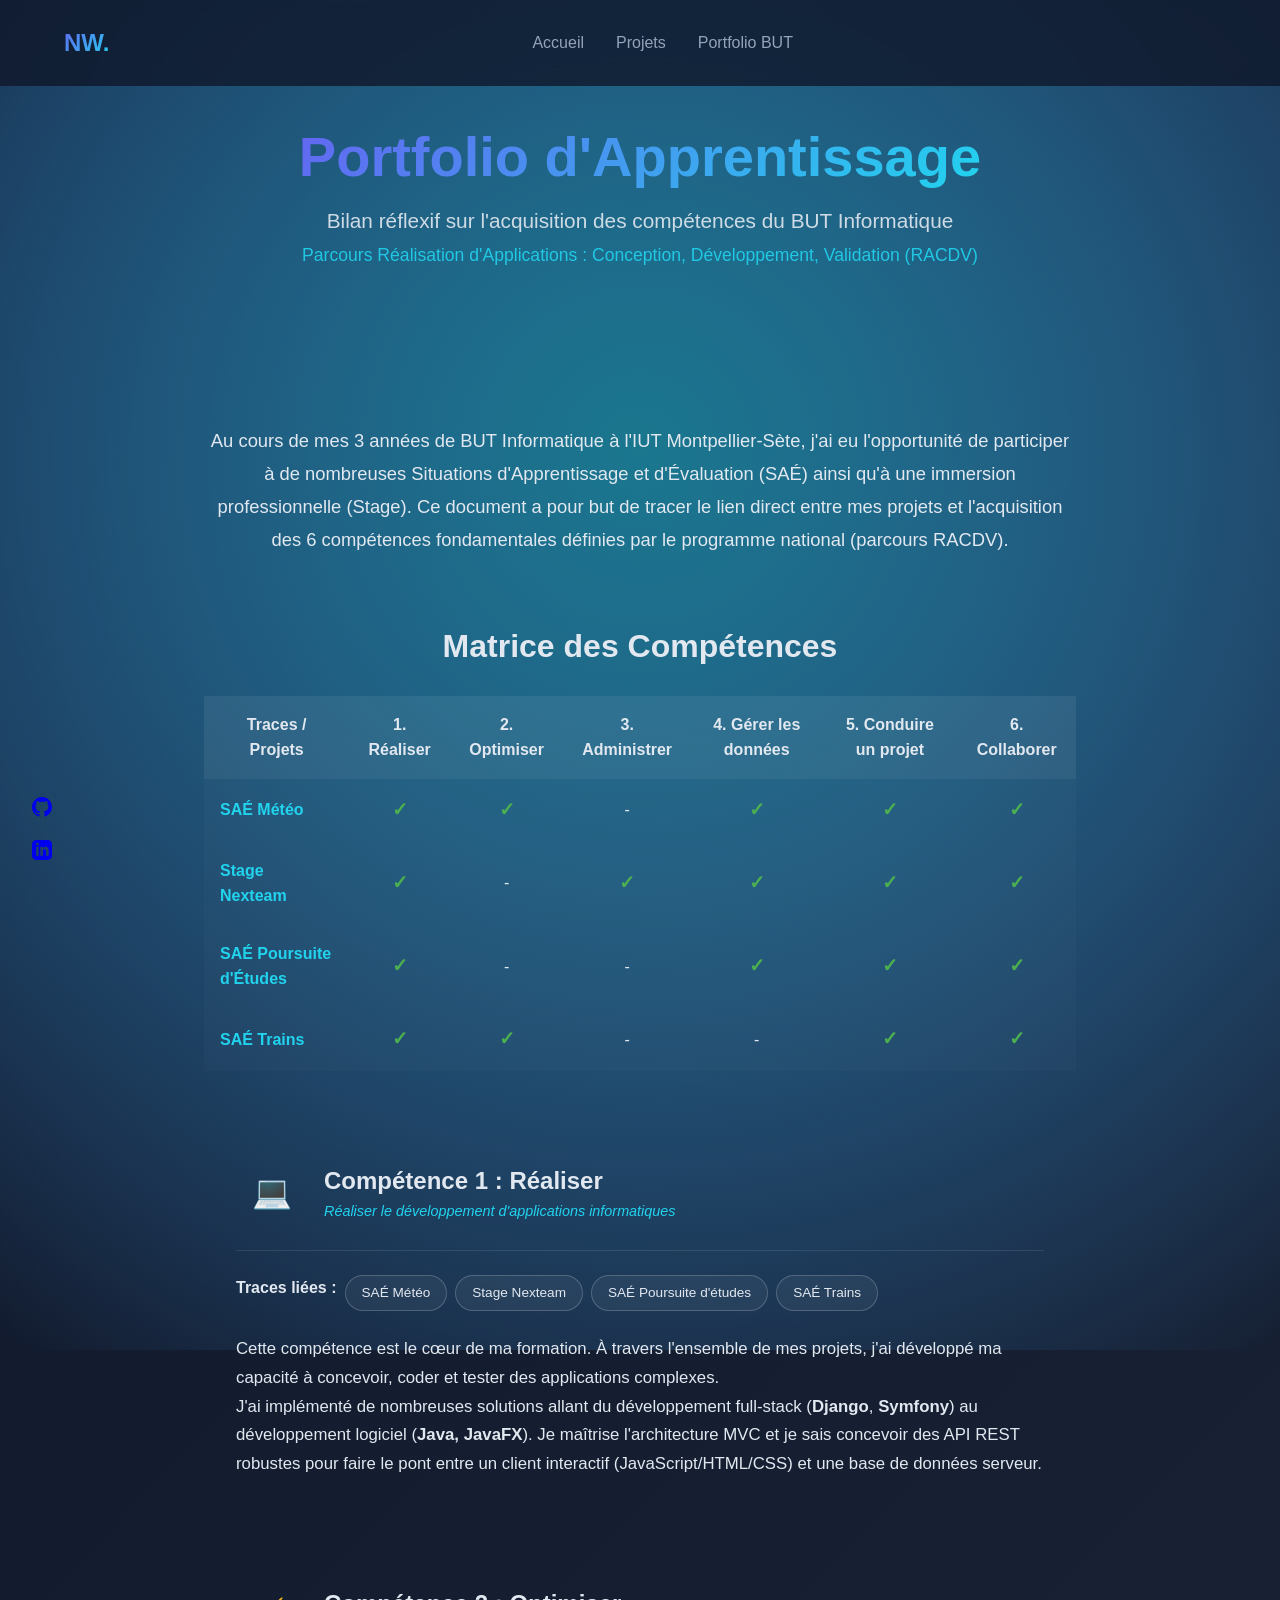
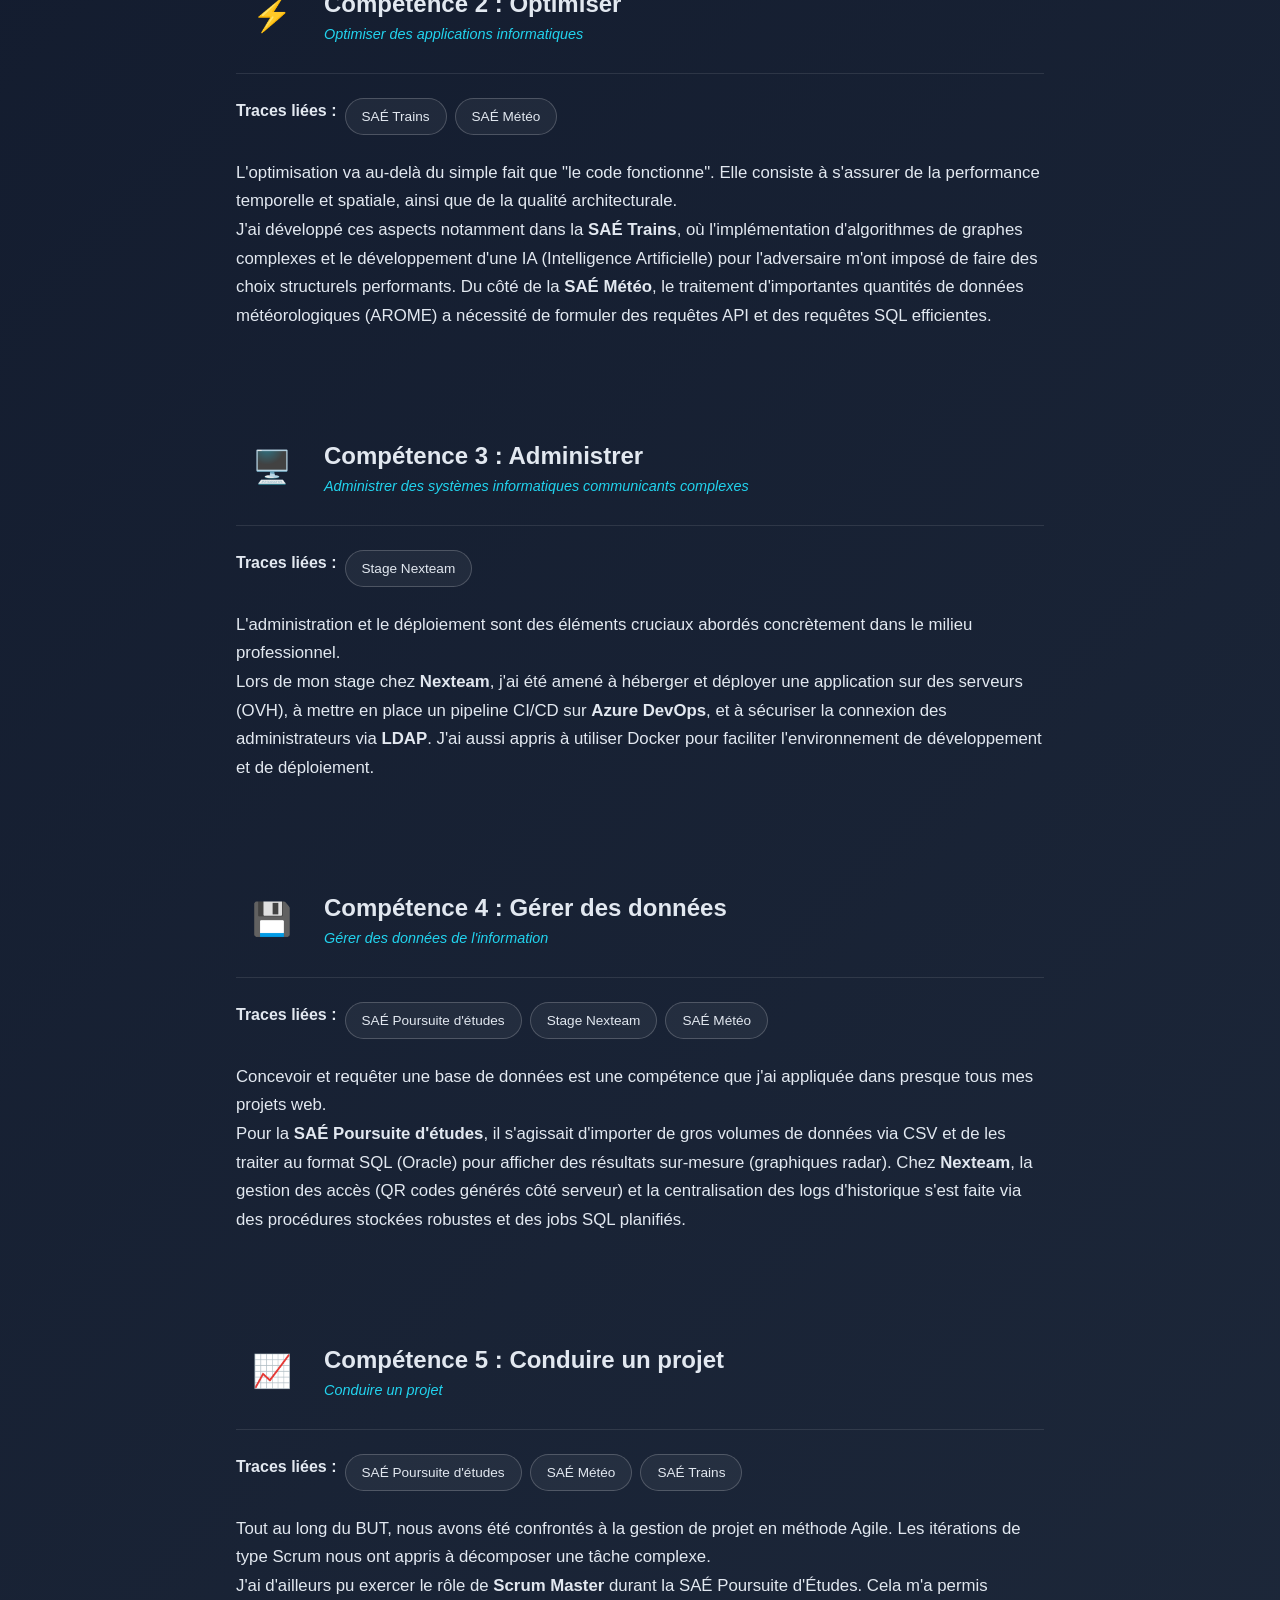
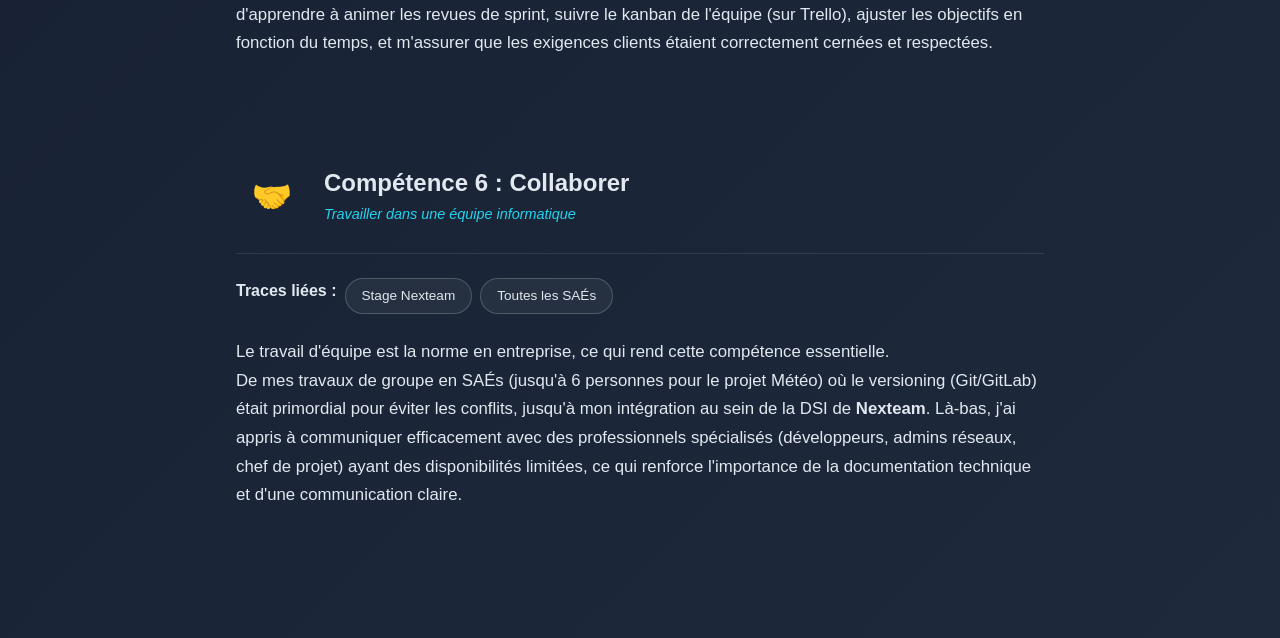
<file: public_html/portfolio-apprentissage.html>
<!DOCTYPE html>
<html lang="fr">
<head>
    <meta charset="UTF-8">
    <meta name="viewport" content="width=device-width, initial-scale=1.0">
    <title>Portfolio d'Apprentissage - BUT Informatique RACDV</title>
    <link href="../public/css/styles.css" rel="stylesheet" />
    <script defer src="../public/js/script.js"></script>
    <style>
        .competency-card {
            background: var(--card-bg);
            border: 1px solid var(--card-border);
            border-radius: var(--radius);
            padding: 2rem;
            margin-bottom: 2rem;
            transition: transform 0.3s ease, box-shadow 0.3s ease;
        }
        .competency-card:hover {
            transform: translateY(-5px);
            box-shadow: 0 10px 30px rgba(0,0,0,0.1);
        }
        .competency-header {
            display: flex;
            align-items: center;
            gap: 1rem;
            margin-bottom: 1.5rem;
            border-bottom: 1px solid rgba(255,255,255,0.1);
            padding-bottom: 1rem;
        }
        .competency-icon {
            font-size: 2rem;
            background: rgba(var(--primary-color-rgb), 0.1);
            padding: 1rem;
            border-radius: 50%;
            color: var(--primary-color);
        }
        .competency-title {
            color: var(--primary-color);
            font-size: 1.5rem;
            margin: 0;
        }
        .competency-level {
            font-size: 0.9rem;
            color: var(--secondary);
            font-style: italic;
        }
        .competency-traces {
            display: flex;
            gap: 0.5rem;
            flex-wrap: wrap;
            margin-bottom: 1.5rem;
        }
        .trace-badge {
            background: rgba(255,255,255,0.05);
            border: 1px solid rgba(255,255,255,0.2);
            padding: 0.4rem 1rem;
            border-radius: 20px;
            font-size: 0.85rem;
            color: var(--text-color);
            text-decoration: none;
            transition: background 0.3s;
        }
        .trace-badge:hover {
            background: rgba(255,255,255,0.15);
            color: white;
        }
        .competency-body {
            color: var(--text-color);
            line-height: 1.7;
            font-size: 1.05rem;
        }
        .matrix-table {
            width: 100%;
            border-collapse: collapse;
            margin-bottom: 3rem;
            background: rgba(255,255,255,0.02);
            border-radius: var(--radius);
            overflow: hidden;
        }
        .matrix-table th, .matrix-table td {
            padding: 1rem;
            border: 1px solid var(--card-border);
            text-align: center;
        }
        .matrix-table th {
            background: rgba(255,255,255,0.05);
            color: var(--primary-color);
            font-weight: 600;
        }
        .matrix-table td:first-child {
            text-align: left;
            font-weight: bold;
            color: var(--secondary);
        }
        .check-icon {
            color: #4CAF50;
            font-weight: bold;
            font-size: 1.2rem;
        }
    </style>
</head>
<body>
<!-- Animated Background -->
<div class="bg-animation"></div>

<!-- Navigation -->
<nav id="navbar">
    <div class="nav-container">
        <div class="logo">NW.</div>
        <ul class="nav-links">
            <li><a href="index.html#home">Accueil</a></li>
            <li><a href="index.html#projects">Projets</a></li>
            <li><a href="portfolio-apprentissage.html" class="active">Portfolio BUT</a></li>
        </ul>
        <div class="hamburger">
            <span></span>
            <span></span>
            <span></span>
        </div>
    </div>
</nav>

<!-- Hero Section -->
<section class="hero project-hero" style="min-height: 40vh; display: flex; align-items: center; justify-content: center; text-align: center; padding-top: 100px;">
    <div class="container">
        <h1 style="font-size: 3.5rem; margin-bottom: 1rem;"><span class="name-highlight">Portfolio d'Apprentissage</span></h1>
        <p class="project-subtitle" style="font-size: 1.3rem; opacity: 0.9; max-width: 800px; margin: 0 auto;">
            Bilan réflexif sur l'acquisition des compétences du BUT Informatique<br>
            <span style="color: var(--secondary); font-size: 1.1rem;">Parcours Réalisation d'Applications : Conception, Développement, Validation (RACDV)</span>
        </p>
    </div>
</section>

<!-- Main Content -->
<section style="padding: 4rem 0;">
    <div class="container" style="max-width: 1000px; margin: 0 auto;">
        
        <!-- Intro -->
        <div style="margin-bottom: 4rem; text-align: center;">
            <p style="font-size: 1.15rem; line-height: 1.8; color: var(--text-color);">
                Au cours de mes 3 années de BUT Informatique à l'IUT Montpellier-Sète, j'ai eu l'opportunité de participer à de nombreuses Situations d'Apprentissage et d'Évaluation (SAÉ) ainsi qu'à une immersion professionnelle (Stage). Ce document a pour but de tracer le lien direct entre mes projets et l'acquisition des 6 compétences fondamentales définies par le programme national (parcours RACDV).
            </p>
        </div>

        <!-- Matrice des Compétences -->
        <h2 style="margin-bottom: 1.5rem; color: var(--primary-color); font-size: 2rem; text-align: center;">Matrice des Compétences</h2>
        <div style="overflow-x: auto;">
            <table class="matrix-table">
                <thead>
                    <tr>
                        <th>Traces / Projets</th>
                        <th>1. Réaliser</th>
                        <th>2. Optimiser</th>
                        <th>3. Administrer</th>
                        <th>4. Gérer les données</th>
                        <th>5. Conduire un projet</th>
                        <th>6. Collaborer</th>
                    </tr>
                </thead>
                <tbody>
                    <tr>
                        <td><a href="projet-meteo.html" style="color: inherit; text-decoration: none;">SAÉ Météo</a></td>
                        <td><span class="check-icon">✓</span></td>
                        <td><span class="check-icon">✓</span></td>
                        <td>-</td>
                        <td><span class="check-icon">✓</span></td>
                        <td><span class="check-icon">✓</span></td>
                        <td><span class="check-icon">✓</span></td>
                    </tr>
                    <tr>
                        <td><a href="projet-nexteam.html" style="color: inherit; text-decoration: none;">Stage Nexteam</a></td>
                        <td><span class="check-icon">✓</span></td>
                        <td>-</td>
                        <td><span class="check-icon">✓</span></td>
                        <td><span class="check-icon">✓</span></td>
                        <td><span class="check-icon">✓</span></td>
                        <td><span class="check-icon">✓</span></td>
                    </tr>
                    <tr>
                        <td><a href="projet-poursuite-etudes.html" style="color: inherit; text-decoration: none;">SAÉ Poursuite d'Études</a></td>
                        <td><span class="check-icon">✓</span></td>
                        <td>-</td>
                        <td>-</td>
                        <td><span class="check-icon">✓</span></td>
                        <td><span class="check-icon">✓</span></td>
                        <td><span class="check-icon">✓</span></td>
                    </tr>
                    <tr>
                        <td><a href="projet-trains.html" style="color: inherit; text-decoration: none;">SAÉ Trains</a></td>
                        <td><span class="check-icon">✓</span></td>
                        <td><span class="check-icon">✓</span></td>
                        <td>-</td>
                        <td>-</td>
                        <td><span class="check-icon">✓</span></td>
                        <td><span class="check-icon">✓</span></td>
                    </tr>
                </tbody>
            </table>
        </div>

        <!-- Compétence 1 -->
        <div class="competency-card" id="comp-realiser">
            <div class="competency-header">
                <div class="competency-icon">💻</div>
                <div>
                    <h3 class="competency-title">Compétence 1 : Réaliser</h3>
                    <div class="competency-level">Réaliser le développement d'applications informatiques</div>
                </div>
            </div>
            <div class="competency-traces">
                <strong>Traces liées :</strong>
                <a href="projet-meteo.html" class="trace-badge">SAÉ Météo</a>
                <a href="projet-nexteam.html" class="trace-badge">Stage Nexteam</a>
                <a href="projet-poursuite-etudes.html" class="trace-badge">SAÉ Poursuite d'études</a>
                <a href="projet-trains.html" class="trace-badge">SAÉ Trains</a>
            </div>
            <div class="competency-body">
                <p>Cette compétence est le cœur de ma formation. À travers l'ensemble de mes projets, j'ai développé ma capacité à concevoir, coder et tester des applications complexes.</p>
                <p>J'ai implémenté de nombreuses solutions allant du développement full-stack (<strong>Django</strong>, <strong>Symfony</strong>) au développement logiciel (<strong>Java, JavaFX</strong>). Je maîtrise l'architecture MVC et je sais concevoir des API REST robustes pour faire le pont entre un client interactif (JavaScript/HTML/CSS) et une base de données serveur.</p>
            </div>
        </div>

        <!-- Compétence 2 -->
        <div class="competency-card" id="comp-optimiser">
            <div class="competency-header">
                <div class="competency-icon">⚡</div>
                <div>
                    <h3 class="competency-title">Compétence 2 : Optimiser</h3>
                    <div class="competency-level">Optimiser des applications informatiques</div>
                </div>
            </div>
            <div class="competency-traces">
                <strong>Traces liées :</strong>
                <a href="projet-trains.html" class="trace-badge">SAÉ Trains</a>
                <a href="projet-meteo.html" class="trace-badge">SAÉ Météo</a>
            </div>
            <div class="competency-body">
                <p>L'optimisation va au-delà du simple fait que "le code fonctionne". Elle consiste à s'assurer de la performance temporelle et spatiale, ainsi que de la qualité architecturale.</p>
                <p>J'ai développé ces aspects notamment dans la <strong>SAÉ Trains</strong>, où l'implémentation d'algorithmes de graphes complexes et le développement d'une IA (Intelligence Artificielle) pour l'adversaire m'ont imposé de faire des choix structurels performants. Du côté de la <strong>SAÉ Météo</strong>, le traitement d'importantes quantités de données météorologiques (AROME) a nécessité de formuler des requêtes API et des requêtes SQL efficientes.</p>
            </div>
        </div>

        <!-- Compétence 3 -->
        <div class="competency-card" id="comp-administrer">
            <div class="competency-header">
                <div class="competency-icon">🖥️</div>
                <div>
                    <h3 class="competency-title">Compétence 3 : Administrer</h3>
                    <div class="competency-level">Administrer des systèmes informatiques communicants complexes</div>
                </div>
            </div>
            <div class="competency-traces">
                <strong>Traces liées :</strong>
                <a href="projet-nexteam.html" class="trace-badge">Stage Nexteam</a>
            </div>
            <div class="competency-body">
                <p>L'administration et le déploiement sont des éléments cruciaux abordés concrètement dans le milieu professionnel.</p>
                <p>Lors de mon stage chez <strong>Nexteam</strong>, j'ai été amené à héberger et déployer une application sur des serveurs (OVH), à mettre en place un pipeline CI/CD sur <strong>Azure DevOps</strong>, et à sécuriser la connexion des administrateurs via <strong>LDAP</strong>. J'ai aussi appris à utiliser Docker pour faciliter l'environnement de développement et de déploiement.</p>
            </div>
        </div>

        <!-- Compétence 4 -->
        <div class="competency-card" id="comp-gerer">
            <div class="competency-header">
                <div class="competency-icon">💾</div>
                <div>
                    <h3 class="competency-title">Compétence 4 : Gérer des données</h3>
                    <div class="competency-level">Gérer des données de l'information</div>
                </div>
            </div>
            <div class="competency-traces">
                <strong>Traces liées :</strong>
                <a href="projet-poursuite-etudes.html" class="trace-badge">SAÉ Poursuite d'études</a>
                <a href="projet-nexteam.html" class="trace-badge">Stage Nexteam</a>
                <a href="projet-meteo.html" class="trace-badge">SAÉ Météo</a>
            </div>
            <div class="competency-body">
                <p>Concevoir et requêter une base de données est une compétence que j'ai appliquée dans presque tous mes projets web.</p>
                <p>Pour la <strong>SAÉ Poursuite d'études</strong>, il s'agissait d'importer de gros volumes de données via CSV et de les traiter au format SQL (Oracle) pour afficher des résultats sur-mesure (graphiques radar). Chez <strong>Nexteam</strong>, la gestion des accès (QR codes générés côté serveur) et la centralisation des logs d'historique s'est faite via des procédures stockées robustes et des jobs SQL planifiés.</p>
            </div>
        </div>

        <!-- Compétence 5 -->
        <div class="competency-card" id="comp-conduire">
            <div class="competency-header">
                <div class="competency-icon">📈</div>
                <div>
                    <h3 class="competency-title">Compétence 5 : Conduire un projet</h3>
                    <div class="competency-level">Conduire un projet</div>
                </div>
            </div>
            <div class="competency-traces">
                <strong>Traces liées :</strong>
                <a href="projet-poursuite-etudes.html" class="trace-badge">SAÉ Poursuite d'études</a>
                <a href="projet-meteo.html" class="trace-badge">SAÉ Météo</a>
                <a href="projet-trains.html" class="trace-badge">SAÉ Trains</a>
            </div>
            <div class="competency-body">
                <p>Tout au long du BUT, nous avons été confrontés à la gestion de projet en méthode Agile. Les itérations de type Scrum nous ont appris à décomposer une tâche complexe.</p>
                <p>J'ai d'ailleurs pu exercer le rôle de <strong>Scrum Master</strong> durant la SAÉ Poursuite d'Études. Cela m'a permis d'apprendre à animer les revues de sprint, suivre le kanban de l'équipe (sur Trello), ajuster les objectifs en fonction du temps, et m'assurer que les exigences clients étaient correctement cernées et respectées.</p>
            </div>
        </div>

        <!-- Compétence 6 -->
        <div class="competency-card" id="comp-collaborer">
            <div class="competency-header">
                <div class="competency-icon">🤝</div>
                <div>
                    <h3 class="competency-title">Compétence 6 : Collaborer</h3>
                    <div class="competency-level">Travailler dans une équipe informatique</div>
                </div>
            </div>
            <div class="competency-traces">
                <strong>Traces liées :</strong>
                <a href="projet-nexteam.html" class="trace-badge">Stage Nexteam</a>
                <span class="trace-badge">Toutes les SAÉs</span>
            </div>
            <div class="competency-body">
                <p>Le travail d'équipe est la norme en entreprise, ce qui rend cette compétence essentielle.</p>
                <p>De mes travaux de groupe en SAÉs (jusqu'à 6 personnes pour le projet Météo) où le versioning (Git/GitLab) était primordial pour éviter les conflits, jusqu'à mon intégration au sein de la DSI de <strong>Nexteam</strong>. Là-bas, j'ai appris à communiquer efficacement avec des professionnels spécialisés (développeurs, admins réseaux, chef de projet) ayant des disponibilités limitées, ce qui renforce l'importance de la documentation technique et d'une communication claire.</p>
            </div>
        </div>

    </div>
</section>

<!-- Social Links -->
<div class="social-links">
    <a href="https://github.com/Letalityyy" target="_blank">
        <svg width="20" height="20" viewBox="0 0 24 24" fill="currentColor">
            <path
                d="M12 0c-6.626 0-12 5.373-12 12 0 5.302 3.438 9.8 8.207 11.387.599.111.793-.261.793-.577v-2.234c-3.338.726-4.033-1.416-4.033-1.416-.546-1.387-1.333-1.756-1.333-1.756-1.089-.745.083-.729.083-.729 1.205.084 1.839 1.237 1.839 1.237 1.07 1.834 2.807 1.304 3.492.997.107-.775.418-1.305.762-1.604-2.665-.305-5.467-1.334-5.467-5.931 0-1.311.469-2.381 1.236-3.221-.124-.303-.535-1.524.117-3.176 0 0 1.008-.322 3.301 1.23.957-.266 1.983-.399 3.003-.404 1.02.005 2.047.138 3.006.404 2.291-1.552 3.297-1.23 3.297-1.23.653 1.653.242 2.874.118 3.176.77.84 1.235 1.911 1.235 3.221 0 4.609-2.807 5.624-5.479 5.921.43.372.823 1.102.823 2.222v3.293c0 .319.192.694.801.576 4.765-1.589 8.199-6.086 8.199-11.386 0-6.627-5.373-12-12-12z" />
        </svg>
    </a>
    <a href="https://www.linkedin.com/in/nathan-winter-0962a82aa/">
        <svg width="20" height="20" viewBox="0 0 24 24" fill="currentColor">
            <path
                d="M19 0h-14c-2.761 0-5 2.239-5 5v14c0 2.761 2.239 5 5 5h14c2.762 0 5-2.239 5-5v-14c0-2.761-2.238-5-5-5zm-11 19h-3v-11h3v11zm-1.5-12.268c-.966 0-1.75-.79-1.75-1.764s.784-1.764 1.75-1.764 1.75.79 1.75 1.764-.783 1.764-1.75 1.764zm13.5 12.268h-3v-5.604c0-3.368-4-3.113-4 0v5.604h-3v-11h3v1.765c1.396-2.586 7-2.777 7 2.476v6.759z" />
        </svg>
    </a>
</div>
</body>
</html>
</file>
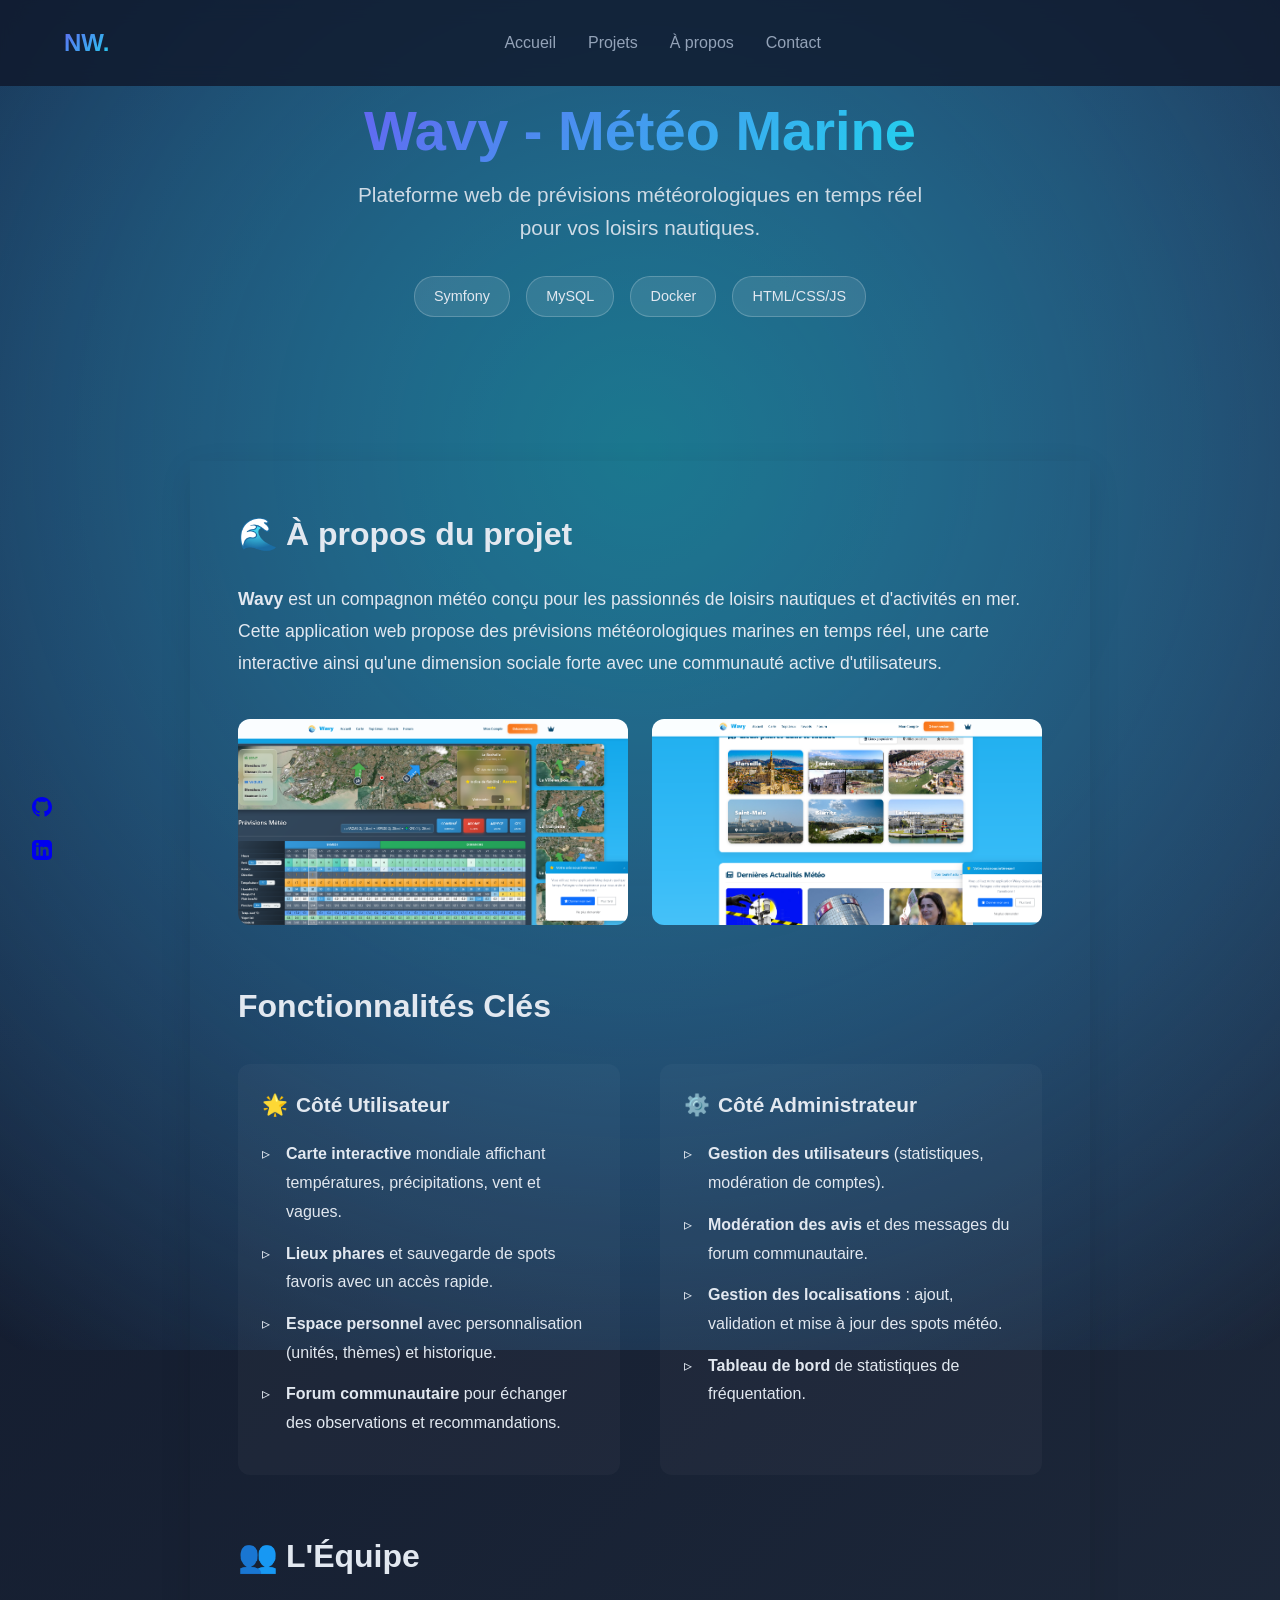
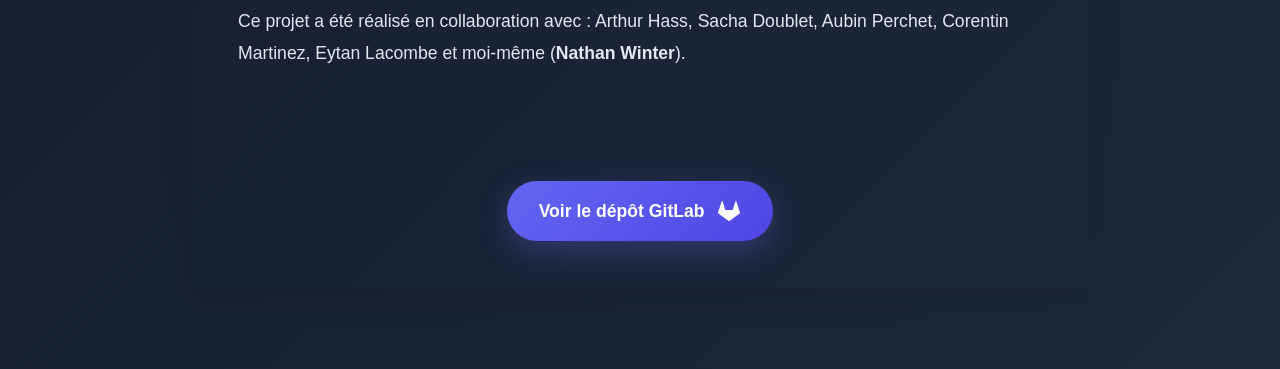
<file: public_html/projet-meteo.html>
<!DOCTYPE html>
<html lang="fr">
<head>
    <meta charset="UTF-8">
    <meta name="viewport" content="width=device-width, initial-scale=1.0">
    <title>SAÉ Météo - Jarvis Portfolio</title>
    <link href="../public/css/styles.css" rel="stylesheet" />
    <script defer src="../public/js/script.js"></script>
</head>
<body>
<!-- Animated Background -->
<div class="bg-animation"></div>

<!-- Navigation -->
<nav id="navbar">
    <div class="nav-container">
        <div class="logo">NW.</div>
        <ul class="nav-links">
            <li><a href="index.html#home">Accueil</a></li>
            <li><a href="index.html#projects">Projets</a></li>
            <li><a href="index.html#about">À propos</a></li>
            <li><a href="index.html#contact">Contact</a></li>
        </ul>
        <div class="hamburger">
            <span></span>
            <span></span>
            <span></span>
        </div>
    </div>
</nav>

<!-- Project Hero Section -->
<section class="hero project-hero" style="min-height: 40vh; display: flex; align-items: center; justify-content: center; text-align: center; padding-top: 100px;">
    <div class="container">
        <h1 style="font-size: 3.5rem; margin-bottom: 1rem;"><span class="name-highlight">Wavy - Météo Marine</span></h1>
        <p class="project-subtitle" style="font-size: 1.3rem; opacity: 0.9; max-width: 600px; margin: 0 auto;">Plateforme web de prévisions météorologiques en temps réel pour vos loisirs nautiques.</p>
        <div class="project-tech-badges" style="margin-top: 2rem; display: flex; gap: 1rem; justify-content: center; flex-wrap: wrap;">
            <span style="background: rgba(255,255,255,0.1); padding: 0.5rem 1.2rem; border-radius: 20px; font-size: 0.9rem; font-weight: 500; border: 1px solid rgba(255,255,255,0.2);">Symfony</span>
            <span style="background: rgba(255,255,255,0.1); padding: 0.5rem 1.2rem; border-radius: 20px; font-size: 0.9rem; font-weight: 500; border: 1px solid rgba(255,255,255,0.2);">MySQL</span>
            <span style="background: rgba(255,255,255,0.1); padding: 0.5rem 1.2rem; border-radius: 20px; font-size: 0.9rem; font-weight: 500; border: 1px solid rgba(255,255,255,0.2);">Docker</span>
            <span style="background: rgba(255,255,255,0.1); padding: 0.5rem 1.2rem; border-radius: 20px; font-size: 0.9rem; font-weight: 500; border: 1px solid rgba(255,255,255,0.2);">HTML/CSS/JS</span>
        </div>
    </div>
</section>

<!-- Project Content -->
<section class="project-details" style="padding: 5rem 0;">
    <div class="container">
        <div class="project-info" style="max-width: 900px; margin: 0 auto; background: var(--card-bg); padding: 3rem; border-radius: var(--radius); border: 1px solid var(--card-border); box-shadow: 0 10px 30px rgba(0,0,0,0.1);">
            
            <h2 style="margin-bottom: 1.5rem; color: var(--primary-color); font-size: 2rem; display: flex; align-items: center; gap: 0.5rem;">
                <span>🌊</span> À propos du projet
            </h2>
            <p style="line-height: 1.8; margin-bottom: 2.5rem; font-size: 1.1rem; color: var(--text-color);">
                <strong>Wavy</strong> est un compagnon météo conçu pour les passionnés de loisirs nautiques et d'activités en mer. 
                Cette application web propose des prévisions météorologiques marines en temps réel, une carte interactive 
                ainsi qu'une dimension sociale forte avec une communauté active d'utilisateurs.
            </p>

            <div class="project-gallery" style="display: grid; grid-template-columns: 1fr 1fr; gap: 1.5rem; margin-bottom: 3.5rem;">
                <div style="overflow: hidden; border-radius: 12px; border: 1px solid var(--card-border);">
                    <img src="../public/img/imgProjetSAEMeteo1.PNG" alt="Aperçu de Wavy 1" style="width: 100%; height: 100%; object-fit: cover; transition: transform 0.4s ease;" onmouseover="this.style.transform='scale(1.05)'" onmouseout="this.style.transform='scale(1)'">
                </div>
                <div style="overflow: hidden; border-radius: 12px; border: 1px solid var(--card-border);">
                    <img src="../public/img/imgProjetSAEMeteo2.PNG" alt="Aperçu de Wavy 2" style="width: 100%; height: 100%; object-fit: cover; transition: transform 0.4s ease;" onmouseover="this.style.transform='scale(1.05)'" onmouseout="this.style.transform='scale(1)'">
                </div>
            </div>

            <h2 style="margin-bottom: 2rem; color: var(--primary-color); font-size: 2rem;">Fonctionnalités Clés</h2>
            <div style="display: grid; grid-template-columns: repeat(auto-fit, minmax(300px, 1fr)); gap: 2.5rem; margin-bottom: 3.5rem;">
                <div style="background: rgba(255,255,255,0.03); padding: 1.5rem; border-radius: 12px; border: 1px solid var(--card-border);">
                    <h3 style="margin-bottom: 1.2rem; font-size: 1.3rem; display: flex; align-items: center; gap: 0.5rem; color: var(--text-color);">
                        <span>🌟</span> Côté Utilisateur
                    </h3>
                    <ul style="list-style-type: none; padding-left: 0; line-height: 1.8; color: var(--text-color);">
                        <li style="margin-bottom: 0.8rem; padding-left: 1.5rem; position: relative;">
                            <span style="position: absolute; left: 0; color: var(--primary-color);">▹</span>
                            <strong>Carte interactive</strong> mondiale affichant températures, précipitations, vent et vagues.
                        </li>
                        <li style="margin-bottom: 0.8rem; padding-left: 1.5rem; position: relative;">
                            <span style="position: absolute; left: 0; color: var(--primary-color);">▹</span>
                            <strong>Lieux phares</strong> et sauvegarde de spots favoris avec un accès rapide.
                        </li>
                        <li style="margin-bottom: 0.8rem; padding-left: 1.5rem; position: relative;">
                            <span style="position: absolute; left: 0; color: var(--primary-color);">▹</span>
                            <strong>Espace personnel</strong> avec personnalisation (unités, thèmes) et historique.
                        </li>
                        <li style="margin-bottom: 0.8rem; padding-left: 1.5rem; position: relative;">
                            <span style="position: absolute; left: 0; color: var(--primary-color);">▹</span>
                            <strong>Forum communautaire</strong> pour échanger des observations et recommandations.
                        </li>
                    </ul>
                </div>
                <div style="background: rgba(255,255,255,0.03); padding: 1.5rem; border-radius: 12px; border: 1px solid var(--card-border);">
                    <h3 style="margin-bottom: 1.2rem; font-size: 1.3rem; display: flex; align-items: center; gap: 0.5rem; color: var(--text-color);">
                        <span>⚙️</span> Côté Administrateur
                    </h3>
                    <ul style="list-style-type: none; padding-left: 0; line-height: 1.8; color: var(--text-color);">
                        <li style="margin-bottom: 0.8rem; padding-left: 1.5rem; position: relative;">
                            <span style="position: absolute; left: 0; color: var(--primary-color);">▹</span>
                            <strong>Gestion des utilisateurs</strong> (statistiques, modération de comptes).
                        </li>
                        <li style="margin-bottom: 0.8rem; padding-left: 1.5rem; position: relative;">
                            <span style="position: absolute; left: 0; color: var(--primary-color);">▹</span>
                            <strong>Modération des avis</strong> et des messages du forum communautaire.
                        </li>
                        <li style="margin-bottom: 0.8rem; padding-left: 1.5rem; position: relative;">
                            <span style="position: absolute; left: 0; color: var(--primary-color);">▹</span>
                            <strong>Gestion des localisations</strong> : ajout, validation et mise à jour des spots météo.
                        </li>
                        <li style="margin-bottom: 0.8rem; padding-left: 1.5rem; position: relative;">
                            <span style="position: absolute; left: 0; color: var(--primary-color);">▹</span>
                            <strong>Tableau de bord</strong> de statistiques de fréquentation.
                        </li>
                    </ul>
                </div>
            </div>

            <h2 style="margin-bottom: 1.5rem; color: var(--primary-color); font-size: 2rem; display: flex; align-items: center; gap: 0.5rem;">
                <span>👥</span> L'Équipe
            </h2>
            <p style="line-height: 1.8; margin-bottom: 2rem; font-size: 1.1rem; color: var(--text-color);">
                Ce projet a été réalisé en collaboration avec : Arthur Hass, Sacha Doublet, Aubin Perchet, Corentin Martinez, Eytan Lacombe et moi-même (<strong>Nathan Winter</strong>).
            </p>

            <div style="text-align: center; margin-top: 4rem; padding-top: 3rem; border-top: 1px solid var(--card-border);">
                <a href="https://gitlabinfo.iutmontp.univ-montp2.fr/perchet_martinez_hass_lacombe_winter_doublet/sae_meteo.git" target="_blank" class="btn btn-primary" style="display: inline-flex; align-items: center; gap: 0.8rem; padding: 1rem 2rem; font-size: 1.1rem;">
                    <span>Voir le dépôt GitLab</span>
                    <svg width="24" height="24" viewBox="0 0 24 24" fill="currentColor">
                        <path d="M22.65 14.39L12 22.13 1.35 14.39a.84.84 0 0 1-.3-.94l1.22-3.78 2.44-7.51A.42.42 0 0 1 5.11 2a.43.43 0 0 1 .4.28l2.82 8.7h7.34l2.82-8.7a.43.43 0 0 1 .4-.28.42.42 0 0 1 .4.22l2.44 7.51 1.22 3.78a.84.84 0 0 1-.3.94z"/>
                    </svg>
                </a>
            </div>

        </div>
    </div>
</section>

<!-- Social Links -->
<div class="social-links">
    <a href="https://github.com/Letalityyy" target="_blank">
        <svg width="20" height="20" viewBox="0 0 24 24" fill="currentColor">
            <path
                d="M12 0c-6.626 0-12 5.373-12 12 0 5.302 3.438 9.8 8.207 11.387.599.111.793-.261.793-.577v-2.234c-3.338.726-4.033-1.416-4.033-1.416-.546-1.387-1.333-1.756-1.333-1.756-1.089-.745.083-.729.083-.729 1.205.084 1.839 1.237 1.839 1.237 1.07 1.834 2.807 1.304 3.492.997.107-.775.418-1.305.762-1.604-2.665-.305-5.467-1.334-5.467-5.931 0-1.311.469-2.381 1.236-3.221-.124-.303-.535-1.524.117-3.176 0 0 1.008-.322 3.301 1.23.957-.266 1.983-.399 3.003-.404 1.02.005 2.047.138 3.006.404 2.291-1.552 3.297-1.23 3.297-1.23.653 1.653.242 2.874.118 3.176.77.84 1.235 1.911 1.235 3.221 0 4.609-2.807 5.624-5.479 5.921.43.372.823 1.102.823 2.222v3.293c0 .319.192.694.801.576 4.765-1.589 8.199-6.086 8.199-11.386 0-6.627-5.373-12-12-12z" />
        </svg>
    </a>
    <a href="https://www.linkedin.com/in/nathan-winter-0962a82aa/" target="_blank">
        <svg width="20" height="20" viewBox="0 0 24 24" fill="currentColor">
            <path
                d="M19 0h-14c-2.761 0-5 2.239-5 5v14c0 2.761 2.239 5 5 5h14c2.762 0 5-2.239 5-5v-14c0-2.761-2.238-5-5-5zm-11 19h-3v-11h3v11zm-1.5-12.268c-.966 0-1.75-.79-1.75-1.764s.784-1.764 1.75-1.764 1.75.79 1.75 1.764-.783 1.764-1.75 1.764zm13.5 12.268h-3v-5.604c0-3.368-4-3.113-4 0v5.604h-3v-11h3v1.765c1.396-2.586 7-2.777 7 2.476v6.759z" />
        </svg>
    </a>
</div>
</body>
</html>
</file>
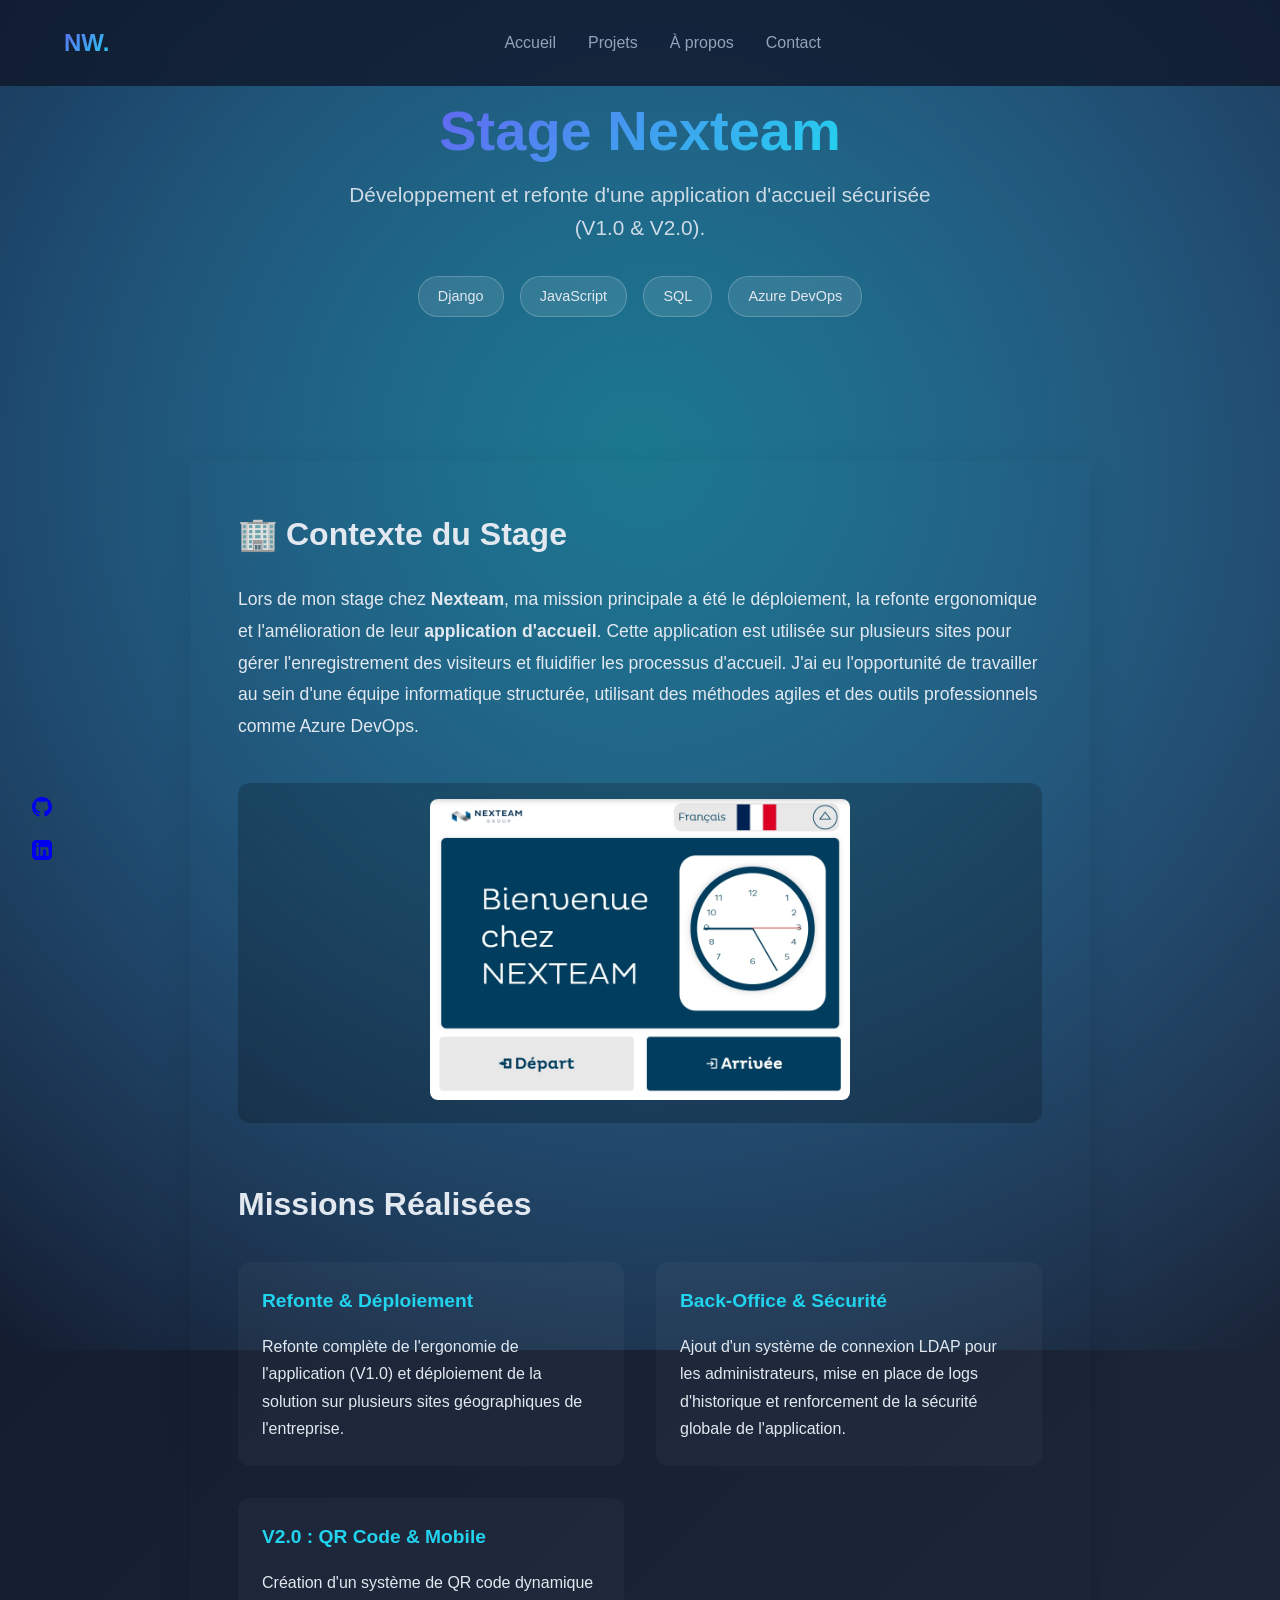
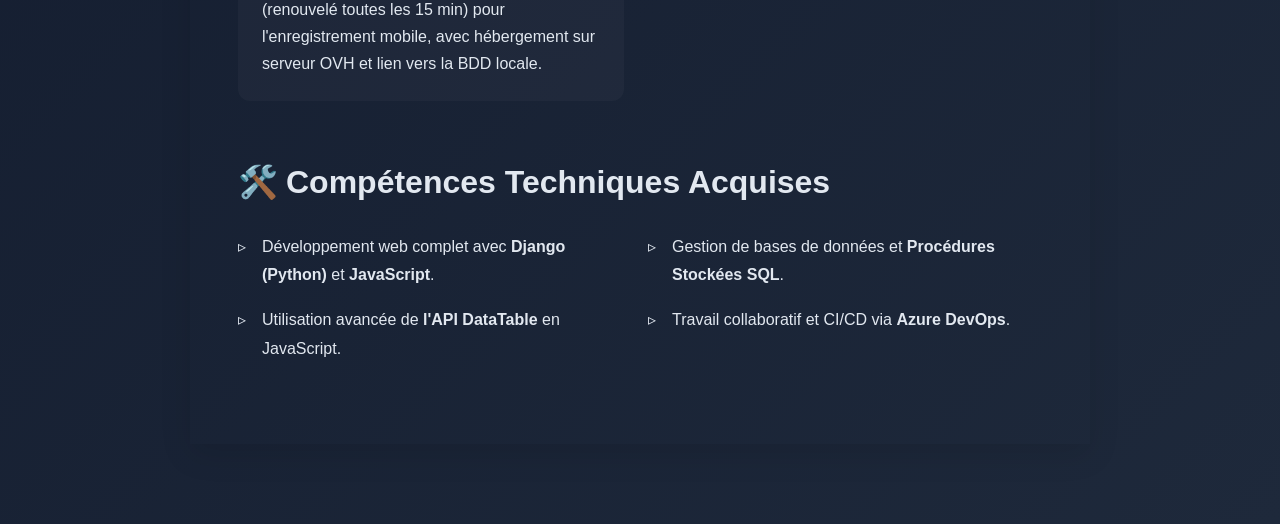
<file: public_html/projet-nexteam.html>
<!DOCTYPE html>
<html lang="fr">
<head>
    <meta charset="UTF-8">
    <meta name="viewport" content="width=device-width, initial-scale=1.0">
    <title>Stage Nexteam Toulouse - Jarvis Portfolio</title>
    <link href="../public/css/styles.css" rel="stylesheet" />
    <script defer src="../public/js/script.js"></script>
</head>
<body>
<!-- Animated Background -->
<div class="bg-animation"></div>

<!-- Navigation -->
<nav id="navbar">
    <div class="nav-container">
        <div class="logo">NW.</div>
        <ul class="nav-links">
            <li><a href="index.html#home">Accueil</a></li>
            <li><a href="index.html#projects">Projets</a></li>
            <li><a href="index.html#about">À propos</a></li>
            <li><a href="index.html#contact">Contact</a></li>
        </ul>
        <div class="hamburger">
            <span></span>
            <span></span>
            <span></span>
        </div>
    </div>
</nav>

<!-- Project Hero Section -->
<section class="hero project-hero" style="min-height: 40vh; display: flex; align-items: center; justify-content: center; text-align: center; padding-top: 100px;">
    <div class="container">
        <h1 style="font-size: 3.5rem; margin-bottom: 1rem;"><span class="name-highlight">Stage Nexteam</span></h1>
        <p class="project-subtitle" style="font-size: 1.3rem; opacity: 0.9; max-width: 600px; margin: 0 auto;">Développement et refonte d'une application d'accueil sécurisée (V1.0 & V2.0).</p>
        <div class="project-tech-badges" style="margin-top: 2rem; display: flex; gap: 1rem; justify-content: center; flex-wrap: wrap;">
            <span style="background: rgba(255,255,255,0.1); padding: 0.5rem 1.2rem; border-radius: 20px; font-size: 0.9rem; font-weight: 500; border: 1px solid rgba(255,255,255,0.2);">Django</span>
            <span style="background: rgba(255,255,255,0.1); padding: 0.5rem 1.2rem; border-radius: 20px; font-size: 0.9rem; font-weight: 500; border: 1px solid rgba(255,255,255,0.2);">JavaScript</span>
            <span style="background: rgba(255,255,255,0.1); padding: 0.5rem 1.2rem; border-radius: 20px; font-size: 0.9rem; font-weight: 500; border: 1px solid rgba(255,255,255,0.2);">SQL</span>
            <span style="background: rgba(255,255,255,0.1); padding: 0.5rem 1.2rem; border-radius: 20px; font-size: 0.9rem; font-weight: 500; border: 1px solid rgba(255,255,255,0.2);">Azure DevOps</span>
        </div>
    </div>
</section>

<!-- Project Content -->
<section class="project-details" style="padding: 5rem 0;">
    <div class="container">
        <div class="project-info" style="max-width: 900px; margin: 0 auto; background: var(--card-bg); padding: 3rem; border-radius: var(--radius); border: 1px solid var(--card-border); box-shadow: 0 10px 30px rgba(0,0,0,0.1);">
            
            <h2 style="margin-bottom: 1.5rem; color: var(--primary-color); font-size: 2rem; display: flex; align-items: center; gap: 0.5rem;">
                <span>🏢</span> Contexte du Stage
            </h2>
            <p style="line-height: 1.8; margin-bottom: 2.5rem; font-size: 1.1rem; color: var(--text-color);">
                Lors de mon stage chez <strong>Nexteam</strong>, ma mission principale a été le déploiement, la refonte ergonomique et l'amélioration de leur <strong>application d'accueil</strong>. Cette application est utilisée sur plusieurs sites pour gérer l'enregistrement des visiteurs et fluidifier les processus d'accueil. J'ai eu l'opportunité de travailler au sein d'une équipe informatique structurée, utilisant des méthodes agiles et des outils professionnels comme Azure DevOps.
            </p>

            <div class="project-gallery" style="margin-bottom: 3.5rem; overflow: hidden; border-radius: 12px; border: 1px solid var(--card-border); text-align: center; background: rgba(0,0,0,0.2); padding: 1rem;">
                <img src="../public/img/imgProjetStageNexteam.PNG" alt="Aperçu du projet Nexteam" style="max-width: 100%; max-height: 400px; object-fit: contain; border-radius: 8px; transition: transform 0.4s ease;" onmouseover="this.style.transform='scale(1.02)'" onmouseout="this.style.transform='scale(1)'">
            </div>

            <h2 style="margin-bottom: 2rem; color: var(--primary-color); font-size: 2rem;">Missions Réalisées</h2>
            <div style="display: grid; grid-template-columns: repeat(auto-fit, minmax(250px, 1fr)); gap: 2rem; margin-bottom: 3.5rem;">
                <div style="background: rgba(255,255,255,0.03); padding: 1.5rem; border-radius: 12px; border: 1px solid var(--card-border);">
                    <h3 style="margin-bottom: 1rem; font-size: 1.2rem; color: var(--secondary);">Refonte & Déploiement</h3>
                    <p style="color: var(--text-color); line-height: 1.7;">
                        Refonte complète de l'ergonomie de l'application (V1.0) et déploiement de la solution sur plusieurs sites géographiques de l'entreprise.
                    </p>
                </div>
                <div style="background: rgba(255,255,255,0.03); padding: 1.5rem; border-radius: 12px; border: 1px solid var(--card-border);">
                    <h3 style="margin-bottom: 1rem; font-size: 1.2rem; color: var(--secondary);">Back-Office & Sécurité</h3>
                    <p style="color: var(--text-color); line-height: 1.7;">
                        Ajout d'un système de connexion LDAP pour les administrateurs, mise en place de logs d'historique et renforcement de la sécurité globale de l'application.
                    </p>
                </div>
                <div style="background: rgba(255,255,255,0.03); padding: 1.5rem; border-radius: 12px; border: 1px solid var(--card-border);">
                    <h3 style="margin-bottom: 1rem; font-size: 1.2rem; color: var(--secondary);">V2.0 : QR Code & Mobile</h3>
                    <p style="color: var(--text-color); line-height: 1.7;">
                        Création d'un système de QR code dynamique (renouvelé toutes les 15 min) pour l'enregistrement mobile, avec hébergement sur serveur OVH et lien vers la BDD locale.
                    </p>
                </div>
            </div>

            <h2 style="margin-bottom: 1.5rem; color: var(--primary-color); font-size: 2rem; display: flex; align-items: center; gap: 0.5rem;">
                <span>🛠️</span> Compétences Techniques Acquises
            </h2>
            <ul style="list-style-type: none; padding-left: 0; line-height: 1.8; color: var(--text-color); margin-bottom: 2rem; display: grid; grid-template-columns: repeat(auto-fit, minmax(300px, 1fr)); gap: 1rem;">
                <li style="padding-left: 1.5rem; position: relative;">
                    <span style="position: absolute; left: 0; color: var(--primary-color);">▹</span>
                    Développement web complet avec <strong>Django (Python)</strong> et <strong>JavaScript</strong>.
                </li>
                <li style="padding-left: 1.5rem; position: relative;">
                    <span style="position: absolute; left: 0; color: var(--primary-color);">▹</span>
                    Gestion de bases de données et <strong>Procédures Stockées SQL</strong>.
                </li>
                <li style="padding-left: 1.5rem; position: relative;">
                    <span style="position: absolute; left: 0; color: var(--primary-color);">▹</span>
                    Utilisation avancée de <strong>l'API DataTable</strong> en JavaScript.
                </li>
                <li style="padding-left: 1.5rem; position: relative;">
                    <span style="position: absolute; left: 0; color: var(--primary-color);">▹</span>
                    Travail collaboratif et CI/CD via <strong>Azure DevOps</strong>.
                </li>
            </ul>

        </div>
    </div>
</section>

<!-- Social Links -->
<div class="social-links">
    <a href="https://github.com/Letalityyy" target="_blank">
        <svg width="20" height="20" viewBox="0 0 24 24" fill="currentColor">
            <path
                d="M12 0c-6.626 0-12 5.373-12 12 0 5.302 3.438 9.8 8.207 11.387.599.111.793-.261.793-.577v-2.234c-3.338.726-4.033-1.416-4.033-1.416-.546-1.387-1.333-1.756-1.333-1.756-1.089-.745.083-.729.083-.729 1.205.084 1.839 1.237 1.839 1.237 1.07 1.834 2.807 1.304 3.492.997.107-.775.418-1.305.762-1.604-2.665-.305-5.467-1.334-5.467-5.931 0-1.311.469-2.381 1.236-3.221-.124-.303-.535-1.524.117-3.176 0 0 1.008-.322 3.301 1.23.957-.266 1.983-.399 3.003-.404 1.02.005 2.047.138 3.006.404 2.291-1.552 3.297-1.23 3.297-1.23.653 1.653.242 2.874.118 3.176.77.84 1.235 1.911 1.235 3.221 0 4.609-2.807 5.624-5.479 5.921.43.372.823 1.102.823 2.222v3.293c0 .319.192.694.801.576 4.765-1.589 8.199-6.086 8.199-11.386 0-6.627-5.373-12-12-12z" />
        </svg>
    </a>
    <a href="https://www.linkedin.com/in/nathan-winter-0962a82aa/" target="_blank">
        <svg width="20" height="20" viewBox="0 0 24 24" fill="currentColor">
            <path
                d="M19 0h-14c-2.761 0-5 2.239-5 5v14c0 2.761 2.239 5 5 5h14c2.762 0 5-2.239 5-5v-14c0-2.761-2.238-5-5-5zm-11 19h-3v-11h3v11zm-1.5-12.268c-.966 0-1.75-.79-1.75-1.764s.784-1.764 1.75-1.764 1.75.79 1.75 1.764-.783 1.764-1.75 1.764zm13.5 12.268h-3v-5.604c0-3.368-4-3.113-4 0v5.604h-3v-11h3v1.765c1.396-2.586 7-2.777 7 2.476v6.759z" />
        </svg>
    </a>
</div>
</body>
</html>
</file>
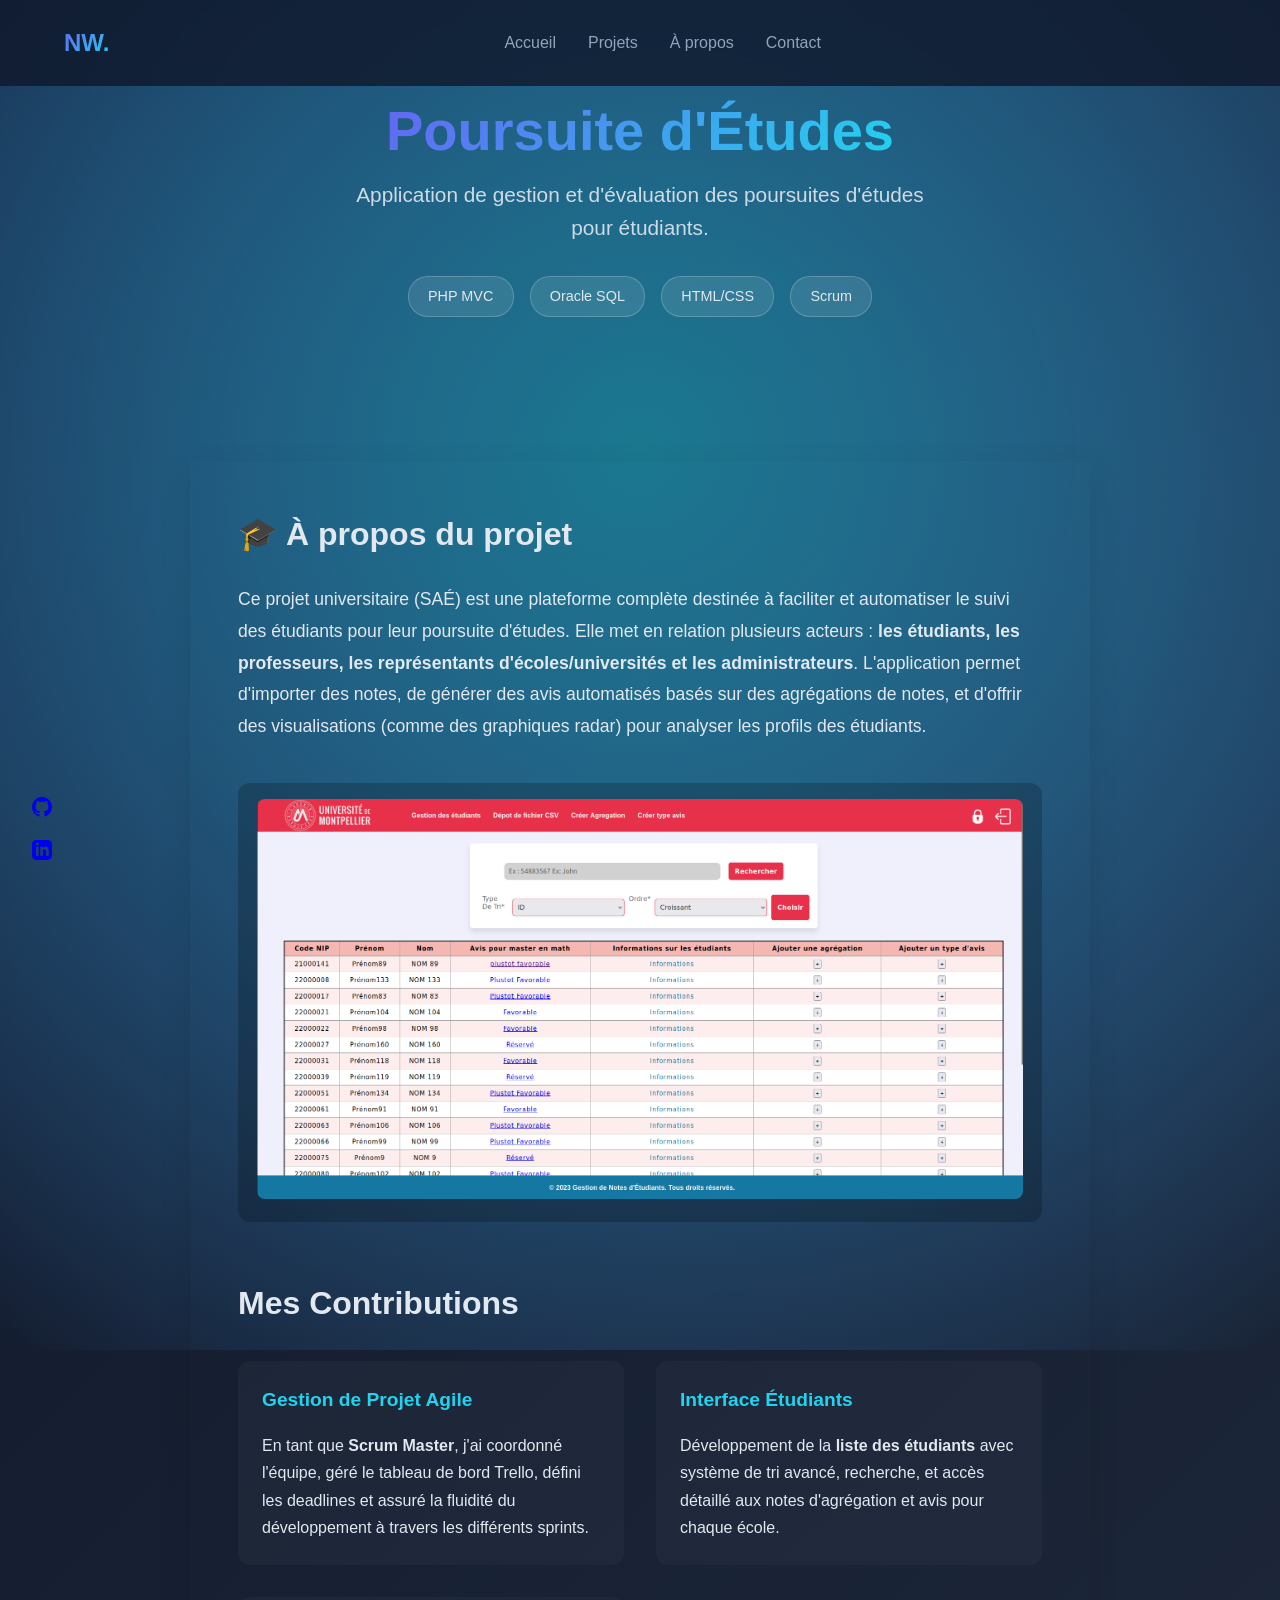
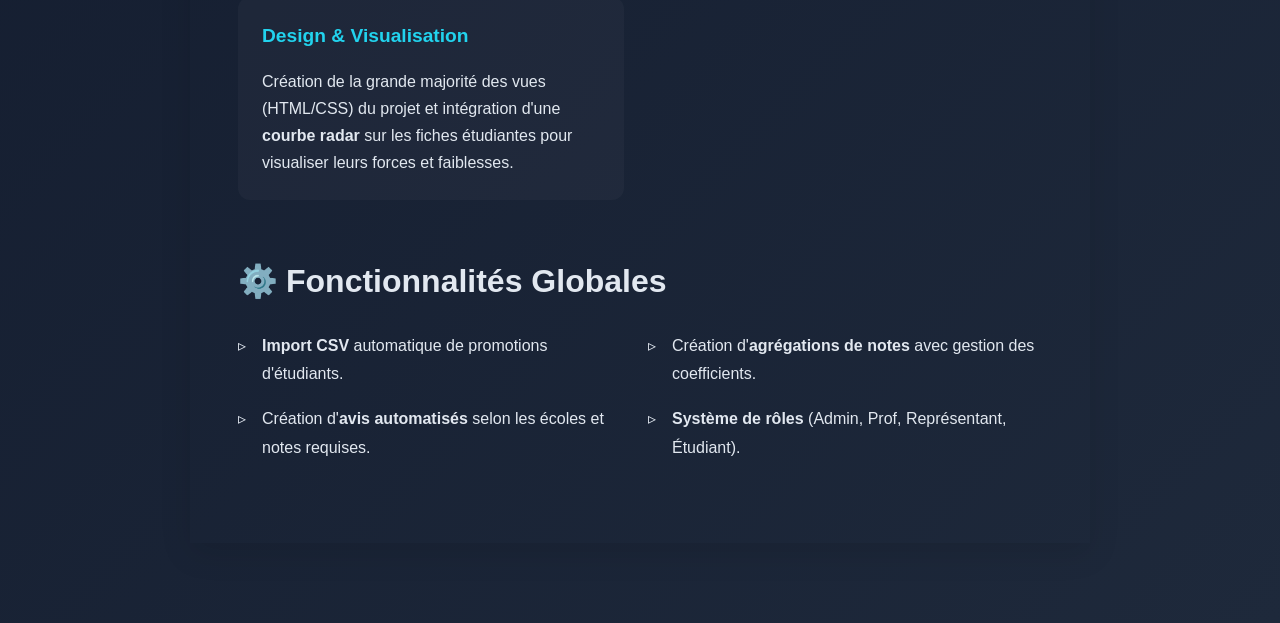
<file: public_html/projet-poursuite-etudes.html>
<!DOCTYPE html>
<html lang="fr">

<head>
    <meta charset="UTF-8">
    <meta name="viewport" content="width=device-width, initial-scale=1.0">
    <title>SAÉ Poursuite d'Études - Jarvis Portfolio</title>
    <link href="../public/css/styles.css" rel="stylesheet" />
    <script defer src="../public/js/script.js"></script>
</head>

<body>
    <!-- Animated Background -->
    <div class="bg-animation"></div>

    <!-- Navigation -->
    <nav id="navbar">
        <div class="nav-container">
            <div class="logo">NW.</div>
            <ul class="nav-links">
                <li><a href="index.html#home">Accueil</a></li>
                <li><a href="index.html#projects">Projets</a></li>
                <li><a href="index.html#about">À propos</a></li>
                <li><a href="index.html#contact">Contact</a></li>
            </ul>
            <div class="hamburger">
                <span></span>
                <span></span>
                <span></span>
            </div>
        </div>
    </nav>

    <!-- Project Hero Section -->
    <section class="hero project-hero"
        style="min-height: 40vh; display: flex; align-items: center; justify-content: center; text-align: center; padding-top: 100px;">
        <div class="container">
            <h1 style="font-size: 3.5rem; margin-bottom: 1rem;"><span class="name-highlight">Poursuite d'Études</span>
            </h1>
            <p class="project-subtitle" style="font-size: 1.3rem; opacity: 0.9; max-width: 600px; margin: 0 auto;">
                Application de gestion et d'évaluation des poursuites d'études pour étudiants.</p>
            <div class="project-tech-badges"
                style="margin-top: 2rem; display: flex; gap: 1rem; justify-content: center; flex-wrap: wrap;">
                <span
                    style="background: rgba(255,255,255,0.1); padding: 0.5rem 1.2rem; border-radius: 20px; font-size: 0.9rem; font-weight: 500; border: 1px solid rgba(255,255,255,0.2);">PHP
                    MVC</span>
                <span
                    style="background: rgba(255,255,255,0.1); padding: 0.5rem 1.2rem; border-radius: 20px; font-size: 0.9rem; font-weight: 500; border: 1px solid rgba(255,255,255,0.2);">Oracle
                    SQL</span>
                <span
                    style="background: rgba(255,255,255,0.1); padding: 0.5rem 1.2rem; border-radius: 20px; font-size: 0.9rem; font-weight: 500; border: 1px solid rgba(255,255,255,0.2);">HTML/CSS</span>
                <span
                    style="background: rgba(255,255,255,0.1); padding: 0.5rem 1.2rem; border-radius: 20px; font-size: 0.9rem; font-weight: 500; border: 1px solid rgba(255,255,255,0.2);">Scrum</span>
            </div>
        </div>
    </section>

    <!-- Project Content -->
    <section class="project-details" style="padding: 5rem 0;">
        <div class="container">
            <div class="project-info"
                style="max-width: 900px; margin: 0 auto; background: var(--card-bg); padding: 3rem; border-radius: var(--radius); border: 1px solid var(--card-border); box-shadow: 0 10px 30px rgba(0,0,0,0.1);">

                <h2
                    style="margin-bottom: 1.5rem; color: var(--primary-color); font-size: 2rem; display: flex; align-items: center; gap: 0.5rem;">
                    <span>🎓</span> À propos du projet
                </h2>
                <p style="line-height: 1.8; margin-bottom: 2.5rem; font-size: 1.1rem; color: var(--text-color);">
                    Ce projet universitaire (SAÉ) est une plateforme complète destinée à faciliter et automatiser le
                    suivi des étudiants pour leur poursuite d'études.
                    Elle met en relation plusieurs acteurs : <strong>les étudiants, les professeurs, les représentants
                        d'écoles/universités et les administrateurs</strong>.
                    L'application permet d'importer des notes, de générer des avis automatisés basés sur des agrégations
                    de notes, et d'offrir des visualisations (comme des graphiques radar) pour analyser les profils des
                    étudiants.
                </p>

                <div class="project-gallery"
                    style="margin-bottom: 3.5rem; overflow: hidden; border-radius: 12px; border: 1px solid var(--card-border); text-align: center; background: rgba(0,0,0,0.2); padding: 1rem;">
                    <img src="../public/img/projetSAE3.png" alt="Aperçu du site Poursuite d'études"
                        style="max-width: 100%; max-height: 400px; object-fit: contain; border-radius: 8px; transition: transform 0.4s ease;"
                        onmouseover="this.style.transform='scale(1.02)'" onmouseout="this.style.transform='scale(1)'">
                </div>

                <h2 style="margin-bottom: 2rem; color: var(--primary-color); font-size: 2rem;">Mes Contributions</h2>
                <div
                    style="display: grid; grid-template-columns: repeat(auto-fit, minmax(250px, 1fr)); gap: 2rem; margin-bottom: 3.5rem;">
                    <div
                        style="background: rgba(255,255,255,0.03); padding: 1.5rem; border-radius: 12px; border: 1px solid var(--card-border);">
                        <h3 style="margin-bottom: 1rem; font-size: 1.2rem; color: var(--secondary);">Gestion de Projet
                            Agile</h3>
                        <p style="color: var(--text-color); line-height: 1.7;">
                            En tant que <strong>Scrum Master</strong>, j'ai coordonné l'équipe, géré le tableau de bord
                            Trello, défini les deadlines et assuré la fluidité du développement à travers les différents
                            sprints.
                        </p>
                    </div>
                    <div
                        style="background: rgba(255,255,255,0.03); padding: 1.5rem; border-radius: 12px; border: 1px solid var(--card-border);">
                        <h3 style="margin-bottom: 1rem; font-size: 1.2rem; color: var(--secondary);">Interface Étudiants
                        </h3>
                        <p style="color: var(--text-color); line-height: 1.7;">
                            Développement de la <strong>liste des étudiants</strong> avec système de tri avancé,
                            recherche, et accès détaillé aux notes d'agrégation et avis pour chaque école.
                        </p>
                    </div>
                    <div
                        style="background: rgba(255,255,255,0.03); padding: 1.5rem; border-radius: 12px; border: 1px solid var(--card-border);">
                        <h3 style="margin-bottom: 1rem; font-size: 1.2rem; color: var(--secondary);">Design &
                            Visualisation</h3>
                        <p style="color: var(--text-color); line-height: 1.7;">
                            Création de la grande majorité des vues (HTML/CSS) du projet et intégration d'une
                            <strong>courbe radar</strong> sur les fiches étudiantes pour visualiser leurs forces et
                            faiblesses.
                        </p>
                    </div>
                </div>

                <h2
                    style="margin-bottom: 1.5rem; color: var(--primary-color); font-size: 2rem; display: flex; align-items: center; gap: 0.5rem;">
                    <span>⚙️</span> Fonctionnalités Globales
                </h2>
                <ul
                    style="list-style-type: none; padding-left: 0; line-height: 1.8; color: var(--text-color); margin-bottom: 2rem; display: grid; grid-template-columns: repeat(auto-fit, minmax(300px, 1fr)); gap: 1rem;">
                    <li style="padding-left: 1.5rem; position: relative;">
                        <span style="position: absolute; left: 0; color: var(--primary-color);">▹</span>
                        <strong>Import CSV</strong> automatique de promotions d'étudiants.
                    </li>
                    <li style="padding-left: 1.5rem; position: relative;">
                        <span style="position: absolute; left: 0; color: var(--primary-color);">▹</span>
                        Création d'<strong>agrégations de notes</strong> avec gestion des coefficients.
                    </li>
                    <li style="padding-left: 1.5rem; position: relative;">
                        <span style="position: absolute; left: 0; color: var(--primary-color);">▹</span>
                        Création d'<strong>avis automatisés</strong> selon les écoles et notes requises.
                    </li>
                    <li style="padding-left: 1.5rem; position: relative;">
                        <span style="position: absolute; left: 0; color: var(--primary-color);">▹</span>
                        <strong>Système de rôles</strong> (Admin, Prof, Représentant, Étudiant).
                    </li>
                </ul>

            </div>
        </div>
    </section>

    <!-- Social Links -->
    <div class="social-links">
        <a href="https://github.com/Letalityyy" target="_blank">
            <svg width="20" height="20" viewBox="0 0 24 24" fill="currentColor">
                <path
                    d="M12 0c-6.626 0-12 5.373-12 12 0 5.302 3.438 9.8 8.207 11.387.599.111.793-.261.793-.577v-2.234c-3.338.726-4.033-1.416-4.033-1.416-.546-1.387-1.333-1.756-1.333-1.756-1.089-.745.083-.729.083-.729 1.205.084 1.839 1.237 1.839 1.237 1.07 1.834 2.807 1.304 3.492.997.107-.775.418-1.305.762-1.604-2.665-.305-5.467-1.334-5.467-5.931 0-1.311.469-2.381 1.236-3.221-.124-.303-.535-1.524.117-3.176 0 0 1.008-.322 3.301 1.23.957-.266 1.983-.399 3.003-.404 1.02.005 2.047.138 3.006.404 2.291-1.552 3.297-1.23 3.297-1.23.653 1.653.242 2.874.118 3.176.77.84 1.235 1.911 1.235 3.221 0 4.609-2.807 5.624-5.479 5.921.43.372.823 1.102.823 2.222v3.293c0 .319.192.694.801.576 4.765-1.589 8.199-6.086 8.199-11.386 0-6.627-5.373-12-12-12z" />
            </svg>
        </a>
        <a href="https://www.linkedin.com/in/nathan-winter-0962a82aa/">
            <svg width="20" height="20" viewBox="0 0 24 24" fill="currentColor">
                <path
                    d="M19 0h-14c-2.761 0-5 2.239-5 5v14c0 2.761 2.239 5 5 5h14c2.762 0 5-2.239 5-5v-14c0-2.761-2.238-5-5-5zm-11 19h-3v-11h3v11zm-1.5-12.268c-.966 0-1.75-.79-1.75-1.764s.784-1.764 1.75-1.764 1.75.79 1.75 1.764-.783 1.764-1.75 1.764zm13.5 12.268h-3v-5.604c0-3.368-4-3.113-4 0v5.604h-3v-11h3v1.765c1.396-2.586 7-2.777 7 2.476v6.759z" />
            </svg>
        </a>
    </div>
</body>

</html>
</file>
<file: public/css/styles.css>
/* ==========================================
   PORTFOLIO DARK - VERSION PROFESSIONNELLE
   ========================================== */

/* Reset et variables */
:root {
    --primary: #6366f1;
    --primary-dark: #4f46e5;
    --secondary: #22d3ee;
    --dark: #0f172a;
    --dark-lighter: #1e293b;
    --dark-card: #1a2332;
    --light: #f1f5f9;
    --text-primary: #e2e8f0;
    --text-secondary: #94a3b8;
    --border-color: rgba(255, 255, 255, 0.1);
}

* {
    margin: 0;
    padding: 0;
    box-sizing: border-box;
}

html {
    scroll-behavior: smooth;
    font-size: 16px;
}

body {
    font-family: -apple-system, BlinkMacSystemFont, 'Segoe UI', Roboto, sans-serif;
    background: linear-gradient(135deg, var(--dark) 0%, var(--dark-lighter) 100%);
    color: var(--text-primary);
    overflow-x: hidden;
    min-height: 100vh;
    line-height: 1.6;
}

.container {
    max-width: 1400px;
    margin: 0 auto;
    padding: 0 5%;
}

/* ==========================================
   ANIMATED BACKGROUND
   ========================================== */
.bg-animation {
    position: fixed;
    width: 100%;
    height: 100%;
    top: 0;
    left: 0;
    z-index: -2;
    opacity: 0.5;
}

.bg-animation::before {
    content: '';
    position: absolute;
    top: -50%;
    right: -50%;
    width: 200%;
    height: 200%;
    background: radial-gradient(circle, var(--primary) 0%, transparent 70%);
    animation: rotate 30s linear infinite;
}

.bg-animation::after {
    content: '';
    position: absolute;
    bottom: -50%;
    left: -50%;
    width: 200%;
    height: 200%;
    background: radial-gradient(circle, var(--secondary) 0%, transparent 70%);
    animation: rotate 30s linear infinite reverse;
}

@keyframes rotate {
    0% { transform: rotate(0deg); }
    100% { transform: rotate(360deg); }
}

/* ==========================================
   FLOATING SHAPES
   ========================================== */
.shape {
    position: fixed;
    opacity: 0.15;
    z-index: -1;
}

.shape-1 {
    top: 20%;
    left: 10%;
    width: 100px;
    height: 100px;
    background: var(--primary);
    border-radius: 50%;
    animation: float 6s ease-in-out infinite;
}

.shape-2 {
    top: 60%;
    right: 10%;
    width: 150px;
    height: 150px;
    background: var(--secondary);
    clip-path: polygon(50% 0%, 0% 100%, 100% 100%);
    animation: float 8s ease-in-out infinite reverse;
}

@keyframes float {
    0%, 100% { transform: translateY(0) rotate(0deg); }
    50% { transform: translateY(-20px) rotate(180deg); }
}

/* ==========================================
   NAVIGATION
   ========================================== */
nav {
    position: fixed;
    top: 0;
    width: 100%;
    padding: 1.5rem 0;
    background: rgba(15, 23, 42, 0.8);
    backdrop-filter: blur(10px);
    z-index: 1000;
    transition: all 0.3s ease;
}

nav.scrolled {
    padding: 1rem 0;
    background: rgba(15, 23, 42, 0.95);
    box-shadow: 0 4px 20px rgba(0, 0, 0, 0.5);
}

.nav-container {
    max-width: 1400px;
    margin: 0 auto;
    padding: 0 5%;
    display: flex;
    justify-content: space-between;
    align-items: center;
}

.logo {
    font-size: 1.5rem;
    font-weight: bold;
    background: linear-gradient(135deg, var(--primary), var(--secondary));
    -webkit-background-clip: text;
    -webkit-text-fill-color: transparent;
    background-clip: text;
    cursor: pointer;
    transition: transform 0.3s ease;
}

.logo:hover {
    transform: scale(1.05);
}

.nav-links {
    display: flex;
    gap: 2rem;
    list-style: none;
}

.nav-links a {
    color: var(--text-secondary);
    text-decoration: none;
    transition: all 0.3s ease;
    position: relative;
    font-weight: 500;
}

.nav-links a:hover {
    color: var(--text-primary);
}

.nav-links a::after {
    content: '';
    position: absolute;
    bottom: -5px;
    left: 0;
    width: 0;
    height: 2px;
    background: var(--primary);
    transition: width 0.3s ease;
}

.nav-links a:hover::after {
    width: 100%;
}

/* ==========================================
   HERO SECTION
   ========================================== */
.hero {
    min-height: 100vh;
    display: flex;
    align-items: center;
    justify-content: center;
    position: relative;
    z-index: 1;
    padding: 8rem 5% 4rem;
}

.hero-content {
    max-width: 1200px;
    text-align: center;
    animation: fadeInUp 1s ease;
}

@keyframes fadeInUp {
    from {
        opacity: 0;
        transform: translateY(30px);
    }
    to {
        opacity: 1;
        transform: translateY(0);
    }
}

.greeting {
    font-size: 1.2rem;
    color: var(--secondary);
    margin-bottom: 1rem;
    font-weight: 500;
}

h1 {
    font-size: clamp(2.5rem, 8vw, 5rem);
    font-weight: 800;
    margin-bottom: 1.5rem;
    line-height: 1.1;
}

.name-highlight {
    background: linear-gradient(135deg, var(--primary), var(--secondary));
    -webkit-background-clip: text;
    -webkit-text-fill-color: transparent;
    background-clip: text;
    display: inline-block;
}

.tagline {
    font-size: 1.5rem;
    color: var(--text-secondary);
    margin-bottom: 2rem;
}

.typing-effect {
    display: inline-block;
    border-right: 3px solid var(--primary);
    animation: blink 1s infinite;
}

@keyframes blink {
    0%, 50% { border-color: var(--primary); }
    51%, 100% { border-color: transparent; }
}

.hero-description {
    font-size: 1.1rem;
    color: var(--text-secondary);
    max-width: 700px;
    margin: 0 auto 3rem;
    line-height: 1.8;
}

/* ==========================================
   BUTTONS
   ========================================== */
.btn-group {
    display: flex;
    gap: 1rem;
    justify-content: center;
    flex-wrap: wrap;
    margin-bottom: 5rem;
}

.btn {
    padding: 1rem 2rem;
    border-radius: 50px;
    text-decoration: none;
    font-weight: 600;
    transition: all 0.3s ease;
    display: inline-flex;
    align-items: center;
    gap: 0.5rem;
    border: none;
    cursor: pointer;
}

.btn-primary {
    background: linear-gradient(135deg, var(--primary), var(--primary-dark));
    color: white;
    box-shadow: 0 10px 30px rgba(99, 102, 241, 0.3);
}

.btn-primary:hover {
    transform: translateY(-2px);
    box-shadow: 0 15px 40px rgba(99, 102, 241, 0.4);
}

.btn-secondary {
    border: 2px solid var(--primary);
    color: var(--primary);
    background: transparent;
}

.btn-secondary:hover {
    background: var(--primary);
    color: white;
    transform: translateY(-2px);
}

/* ==========================================
   SKILLS SECTION
   ========================================== */
.skills {
    margin-top: 2rem;
    animation: fadeIn 1s ease 0.5s both;
}

@keyframes fadeIn {
    from { opacity: 0; }
    to { opacity: 1; }
}

.skills-title {
    font-size: 0.9rem;
    color: var(--text-secondary);
    text-transform: uppercase;
    letter-spacing: 2px;
    margin-bottom: 1.5rem;
}

.skills-grid {
    display: grid;
    grid-template-columns: repeat(auto-fit, minmax(100px, 1fr));
    gap: 1.5rem;
    max-width: 900px;
    margin: 0 auto;
}

.skill-card {
    background: rgba(255, 255, 255, 0.05);
    backdrop-filter: blur(10px);
    padding: 1.5rem 1rem;
    border-radius: 15px;
    text-align: center;
    transition: all 0.3s ease;
    border: 1px solid rgba(255, 255, 255, 0.1);
}

.skill-card:hover {
    transform: translateY(-5px);
    background: rgba(255, 255, 255, 0.1);
    border-color: var(--primary);
    box-shadow: 0 10px 30px rgba(99, 102, 241, 0.2);
}

.skill-icon {
    width: 50px;
    height: 50px;
    margin: 0 auto 0.8rem;
    display: block;
    object-fit: contain;
    filter: brightness(0.9);
    transition: all 0.3s ease;
}

.skill-card:hover .skill-icon {
    filter: brightness(1.2) drop-shadow(0 0 10px rgba(99, 102, 241, 0.5));
    transform: scale(1.1);
}

.skill-name {
    font-size: 0.9rem;
    color: var(--text-secondary);
    font-weight: 500;
}

.skill-card:hover .skill-name {
    color: var(--text-primary);
}

/* ==========================================
   SCROLL INDICATOR
   ========================================== */
.scroll-indicator {
    position: absolute;
    bottom: 2rem;
    left: 50%;
    transform: translateX(-50%);
    animation: bounce 2s infinite;
    color: var(--text-secondary);
    font-size: 1.5rem;
}

@keyframes bounce {
    0%, 20%, 50%, 80%, 100% { transform: translateX(-50%) translateY(0); }
    40% { transform: translateX(-50%) translateY(-10px); }
    60% { transform: translateX(-50%) translateY(-5px); }
}

.scroll-indicator::before {
    content: '↓';
}

/* ==========================================
   SECTIONS COMMUNES
   ========================================== */
.section-header {
    text-align: center;
    margin-bottom: 4rem;
}

.section-title {
    font-size: clamp(2rem, 5vw, 3rem);
    font-weight: 900;
    color: var(--text-primary);
    margin-bottom: 1rem;
    position: relative;
    display: inline-block;
}

.section-title::after {
    content: '';
    position: absolute;
    bottom: -10px;
    left: 50%;
    transform: translateX(-50%);
    width: 60px;
    height: 4px;
    background: linear-gradient(90deg, var(--primary), var(--secondary));
    border-radius: 2px;
}

.section-subtitle {
    font-size: 1.1rem;
    color: var(--text-secondary);
    max-width: 600px;
    margin: 2rem auto 0;
}

/* ==========================================
   PROJECTS SECTION
   ========================================== */
.projects {
    padding: 6rem 0;
    position: relative;
    z-index: 1;
}

.projects-grid {
    display: grid;
    grid-template-columns: repeat(auto-fill, minmax(350px, 1fr));
    gap: 2rem;
}

.project-card {
    background: rgba(26, 35, 50, 0.7);
    backdrop-filter: blur(10px);
    border-radius: 20px;
    overflow: hidden;
    box-shadow: 0 4px 20px rgba(0, 0, 0, 0.3);
    transition: all 0.3s ease;
    border: 1px solid var(--border-color);
    position: relative;
}

.project-card:hover {
    transform: translateY(-10px);
    box-shadow: 0 20px 40px rgba(0, 0, 0, 0.5);
    border-color: var(--primary);
}

.project-card.featured {
    grid-column: span 2;
    background: rgba(99, 102, 241, 0.1);
}

.featured-badge {
    position: absolute;
    top: 20px;
    right: 20px;
    background: linear-gradient(135deg, var(--primary), var(--secondary));
    color: white;
    padding: 0.5rem 1rem;
    border-radius: 20px;
    font-size: 0.8rem;
    font-weight: 600;
    z-index: 10;
    box-shadow: 0 4px 10px rgba(99, 102, 241, 0.3);
}

.project-image {
    width: 100%;
    height: 250px;
    background: linear-gradient(135deg, var(--primary), var(--secondary));
    position: relative;
    overflow: hidden;
}

.project-image img {
    width: 100%;
    height: 100%;
    object-fit: cover;
    display: block;
    transition: transform 0.5s ease;
}

.project-card:hover .project-image img {
    transform: scale(1.05);
}

.project-overlay {
    position: absolute;
    top: 0;
    left: 0;
    width: 100%;
    height: 100%;
    background: rgba(0, 0, 0, 0.7);
    display: flex;
    align-items: center;
    justify-content: center;
    opacity: 0;
    transition: opacity 0.3s ease;
}

.project-card:hover .project-overlay {
    opacity: 1;
}

.project-tags {
    display: flex;
    gap: 0.5rem;
    flex-wrap: wrap;
    justify-content: center;
    padding: 1rem;
}

.tag {
    background: rgba(255, 255, 255, 0.95);
    color: var(--primary);
    padding: 0.4rem 0.9rem;
    border-radius: 20px;
    font-size: 0.85rem;
    font-weight: 600;
}

.project-content {
    padding: 2rem;
}

.project-title {
    font-size: 1.5rem;
    font-weight: 700;
    color: var(--text-primary);
    margin-bottom: 1rem;
}

.project-description {
    color: var(--text-secondary);
    margin-bottom: 1.5rem;
    line-height: 1.7;
    font-size: 0.95rem;
}

.project-tech {
    display: flex;
    flex-wrap: wrap;
    gap: 0.5rem;
    margin-bottom: 1.5rem;
}

.project-tech span {
    background: rgba(255, 255, 255, 0.05);
    color: var(--text-secondary);
    padding: 0.4rem 0.9rem;
    border-radius: 15px;
    font-size: 0.85rem;
    border: 1px solid rgba(255, 255, 255, 0.1);
}

.project-links {
    display: flex;
    gap: 1rem;
}

.project-link {
    color: var(--primary);
    text-decoration: none;
    font-weight: 600;
    display: inline-flex;
    align-items: center;
    gap: 0.5rem;
    transition: all 0.3s ease;
}

.project-link:hover {
    color: var(--secondary);
    transform: translateX(5px);
}

/* ==========================================
   ABOUT SECTION
   ========================================== */
.about {
    padding: 6rem 0;
    position: relative;
    z-index: 1;
}

.about-content {
    display: grid;
    grid-template-columns: 1.2fr 1fr;
    gap: 4rem;
    align-items: start;
}

.about-text h3 {
    font-size: 2rem;
    color: var(--text-primary);
    margin-bottom: 1.5rem;
}

.about-text p {
    color: var(--text-secondary);
    margin-bottom: 1.5rem;
    line-height: 1.8;
}

.about-highlights {
    display: flex;
    flex-direction: column;
    gap: 1.5rem;
    margin: 2rem 0;
}

.highlight-item {
    display: flex;
    gap: 1.5rem;
    align-items: center;
    padding: 1.5rem;
    background: rgba(255, 255, 255, 0.05);
    backdrop-filter: blur(10px);
    border-radius: 15px;
    border-left: 4px solid var(--primary);
    transition: all 0.3s ease;
}

.highlight-item:hover {
    background: rgba(255, 255, 255, 0.1);
    transform: translateX(10px);
}

.highlight-icon {
    font-size: 2rem;
}

.highlight-text h4 {
    font-size: 1.1rem;
    color: var(--text-primary);
    margin-bottom: 0.3rem;
}

.highlight-text p {
    color: var(--text-secondary);
    margin: 0;
}

.about-interests h3 {
    font-size: 1.5rem;
    margin: 2rem 0 1rem;
}

.interests-list {
    display: grid;
    grid-template-columns: repeat(2, 1fr);
    gap: 1rem;
}

.interest-item {
    padding: 1rem;
    background: rgba(255, 255, 255, 0.05);
    backdrop-filter: blur(10px);
    border-radius: 10px;
    font-size: 0.95rem;
    border: 1px solid rgba(255, 255, 255, 0.1);
    transition: all 0.3s ease;
}

.interest-item:hover {
    background: rgba(255, 255, 255, 0.1);
    border-color: var(--primary);
}

.about-skills-detailed h3 {
    font-size: 2rem;
    color: var(--text-primary);
    margin-bottom: 2rem;
}

.skill-category {
    margin-bottom: 2.5rem;
}

.skill-category h4 {
    font-size: 1.2rem;
    color: var(--text-primary);
    margin-bottom: 1rem;
}

.skill-bars {
    display: flex;
    flex-direction: column;
    gap: 1rem;
}

.skill-bar {
    display: flex;
    flex-direction: column;
    gap: 0.5rem;
}

.skill-info {
    display: flex;
    justify-content: space-between;
    font-size: 0.9rem;
    font-weight: 600;
    color: var(--text-secondary);
}

.skill-progress {
    height: 10px;
    background: rgba(255, 255, 255, 0.05);
    border-radius: 10px;
    overflow: hidden;
}

.skill-progress-bar {
    height: 100%;
    background: linear-gradient(90deg, var(--primary), var(--secondary));
    border-radius: 10px;
    transition: width 1s ease;
    box-shadow: 0 0 10px rgba(99, 102, 241, 0.5);
}

.tech-grid {
    display: grid;
    grid-template-columns: repeat(3, 1fr);
    gap: 1rem;
}

.tech-item {
    padding: 0.8rem;
    background: rgba(255, 255, 255, 0.05);
    backdrop-filter: blur(10px);
    border-radius: 10px;
    text-align: center;
    font-weight: 600;
    color: var(--text-secondary);
    border: 1px solid rgba(255, 255, 255, 0.1);
    transition: all 0.3s ease;
}

.tech-item:hover {
    border-color: var(--primary);
    background: rgba(99, 102, 241, 0.1);
    color: var(--text-primary);
    transform: translateY(-3px);
}

/* ==========================================
   CONTACT SECTION
   ========================================== */
.contact {
    padding: 6rem 0;
    position: relative;
    z-index: 1;
}

.contact-content {
    display: grid;
    grid-template-columns: 1fr 1.5fr;
    gap: 4rem;
}

.contact-info {
    display: flex;
    flex-direction: column;
    gap: 2rem;
}

.contact-item {
    display: flex;
    gap: 1.5rem;
    align-items: flex-start;
    padding: 1.5rem;
    background: rgba(255, 255, 255, 0.05);
    backdrop-filter: blur(10px);
    border-radius: 15px;
    box-shadow: 0 4px 15px rgba(0, 0, 0, 0.2);
    transition: all 0.3s ease;
    border: 1px solid rgba(255, 255, 255, 0.1);
}

.contact-item:hover {
    transform: translateX(10px);
    background: rgba(255, 255, 255, 0.1);
    border-color: var(--primary);
}

.contact-icon {
    font-size: 2rem;
    flex-shrink: 0;
}

.contact-details h4 {
    font-size: 1.1rem;
    color: var(--text-primary);
    margin-bottom: 0.3rem;
}

.contact-details p {
    color: var(--text-secondary);
    margin: 0;
}

.contact-form-container {
    background: rgba(255, 255, 255, 0.05);
    backdrop-filter: blur(10px);
    padding: 2.5rem;
    border-radius: 20px;
    box-shadow: 0 4px 20px rgba(0, 0, 0, 0.3);
    border: 1px solid rgba(255, 255, 255, 0.1);
}

.contact-form {
    display: flex;
    flex-direction: column;
    gap: 1.5rem;
}

.form-group {
    display: flex;
    flex-direction: column;
    gap: 0.5rem;
}

.form-group label {
    font-weight: 600;
    color: var(--text-primary);
}

.form-group input,
.form-group textarea {
    padding: 1rem;
    border: 1px solid rgba(255, 255, 255, 0.1);
    border-radius: 10px;
    font-family: inherit;
    transition: all 0.3s ease;
    background: rgba(255, 255, 255, 0.03);
    color: var(--text-primary);
}

.form-group input:focus,
.form-group textarea:focus {
    outline: none;
    border-color: var(--primary);
    background: rgba(255, 255, 255, 0.05);
    box-shadow: 0 0 0 3px rgba(99, 102, 241, 0.1);
}

/* ==========================================
   SOCIAL LINKS
   ========================================== */
.social-links {
    position: fixed;
    left: 2rem;
    bottom: 2rem;
    display: flex;
    flex-direction: column;
    gap: 1rem;
    z-index: 100;
}

.social-link {
    width: 50px;
    height: 50px;
    background: rgba(255, 255, 255, 0.1);
    backdrop-filter: blur(10px);
    border-radius: 50%;
    display: flex;
    align-items: center;
    justify-content: center;
    color: var(--text-secondary);
    box-shadow: 0 4px 15px rgba(0, 0, 0, 0.2);
    transition: all 0.3s ease;
    border: 1px solid rgba(255, 255, 255, 0.1);
}

.social-link:hover {
    background: var(--primary);
    color: white;
    transform: translateY(-5px);
    box-shadow: 0 8px 20px rgba(99, 102, 241, 0.3);
}

/* ==========================================
   FOOTER
   ========================================== */
.footer {
    background: rgba(15, 23, 42, 0.8);
    backdrop-filter: blur(10px);
    color: var(--text-secondary);
    padding: 2rem 0;
    text-align: center;
    border-top: 1px solid rgba(255, 255, 255, 0.1);
}

/* ==========================================
   RESPONSIVE DESIGN
   ========================================== */
@media (max-width: 1024px) {
    .about-content {
        grid-template-columns: 1fr;
    }

    .contact-content {
        grid-template-columns: 1fr;
    }

    .project-card.featured {
        grid-column: span 1;
    }
}

@media (max-width: 768px) {
    .nav-links {
        position: fixed;
        top: 70px;
        left: -100%;
        width: 100%;
        height: calc(100vh - 70px);
        background: rgba(15, 23, 42, 0.98);
        backdrop-filter: blur(20px);
        flex-direction: column;
        padding: 2rem;
        box-shadow: 0 10px 30px rgba(0, 0, 0, 0.5);
        transition: left 0.3s ease;
    }

    .nav-links.active {
        left: 0;
    }

    .hamburger {
        display: flex;
    }

    h1 {
        font-size: clamp(2rem, 10vw, 3.5rem);
    }

    .tagline {
        font-size: 1.2rem;
    }

    .projects-grid {
        grid-template-columns: 1fr;
    }

    .skills-grid {
        grid-template-columns: repeat(auto-fit, minmax(90px, 1fr));
    }

    .social-links {
        position: static;
        flex-direction: row;
        justify-content: center;
        padding: 2rem 0;
        margin-top: 2rem;
    }

    .interests-list {
        grid-template-columns: 1fr;
    }

    .tech-grid {
        grid-template-columns: repeat(2, 1fr);
    }
}

@media (max-width: 480px) {
    .container {
        padding: 0 1rem;
    }

    .btn-group {
        flex-direction: column;
    }

    .btn {
        width: 100%;
        justify-content: center;
    }

    .project-card {
        min-width: 100%;
    }
}
</file>
